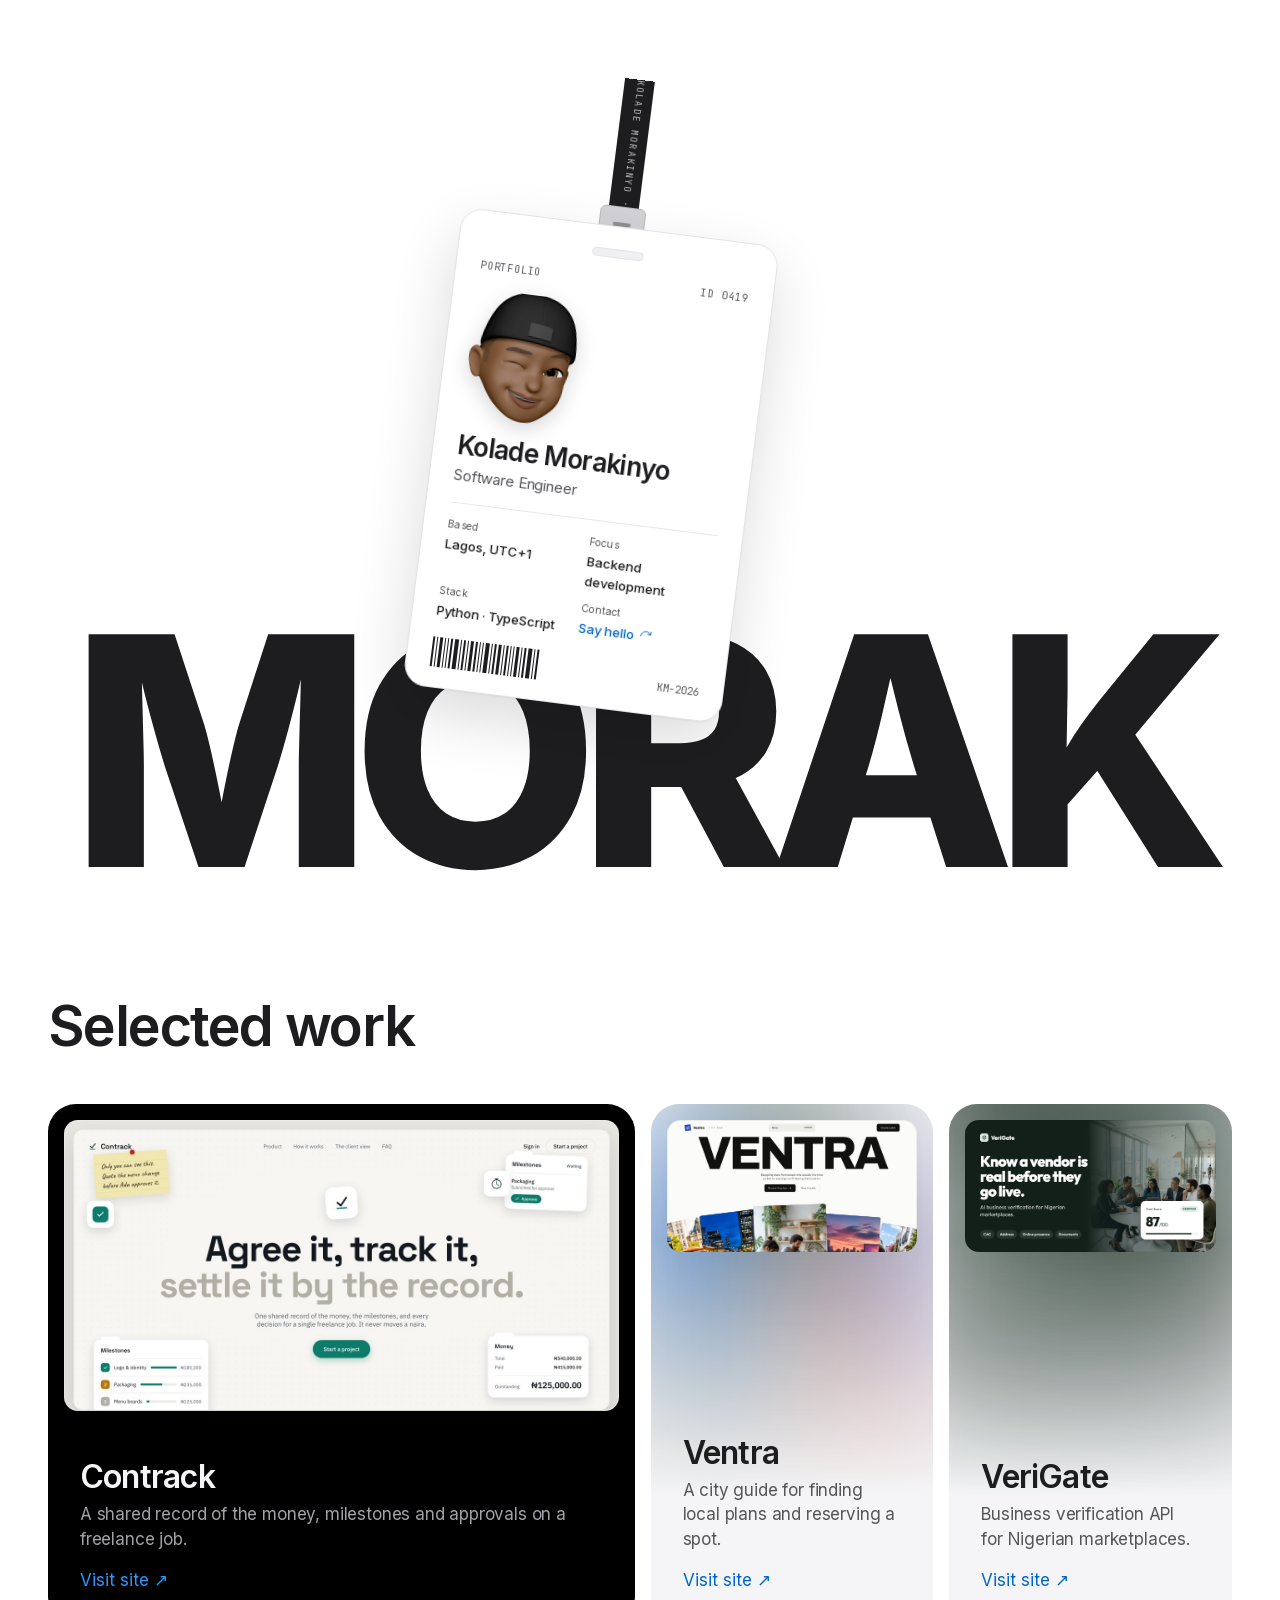
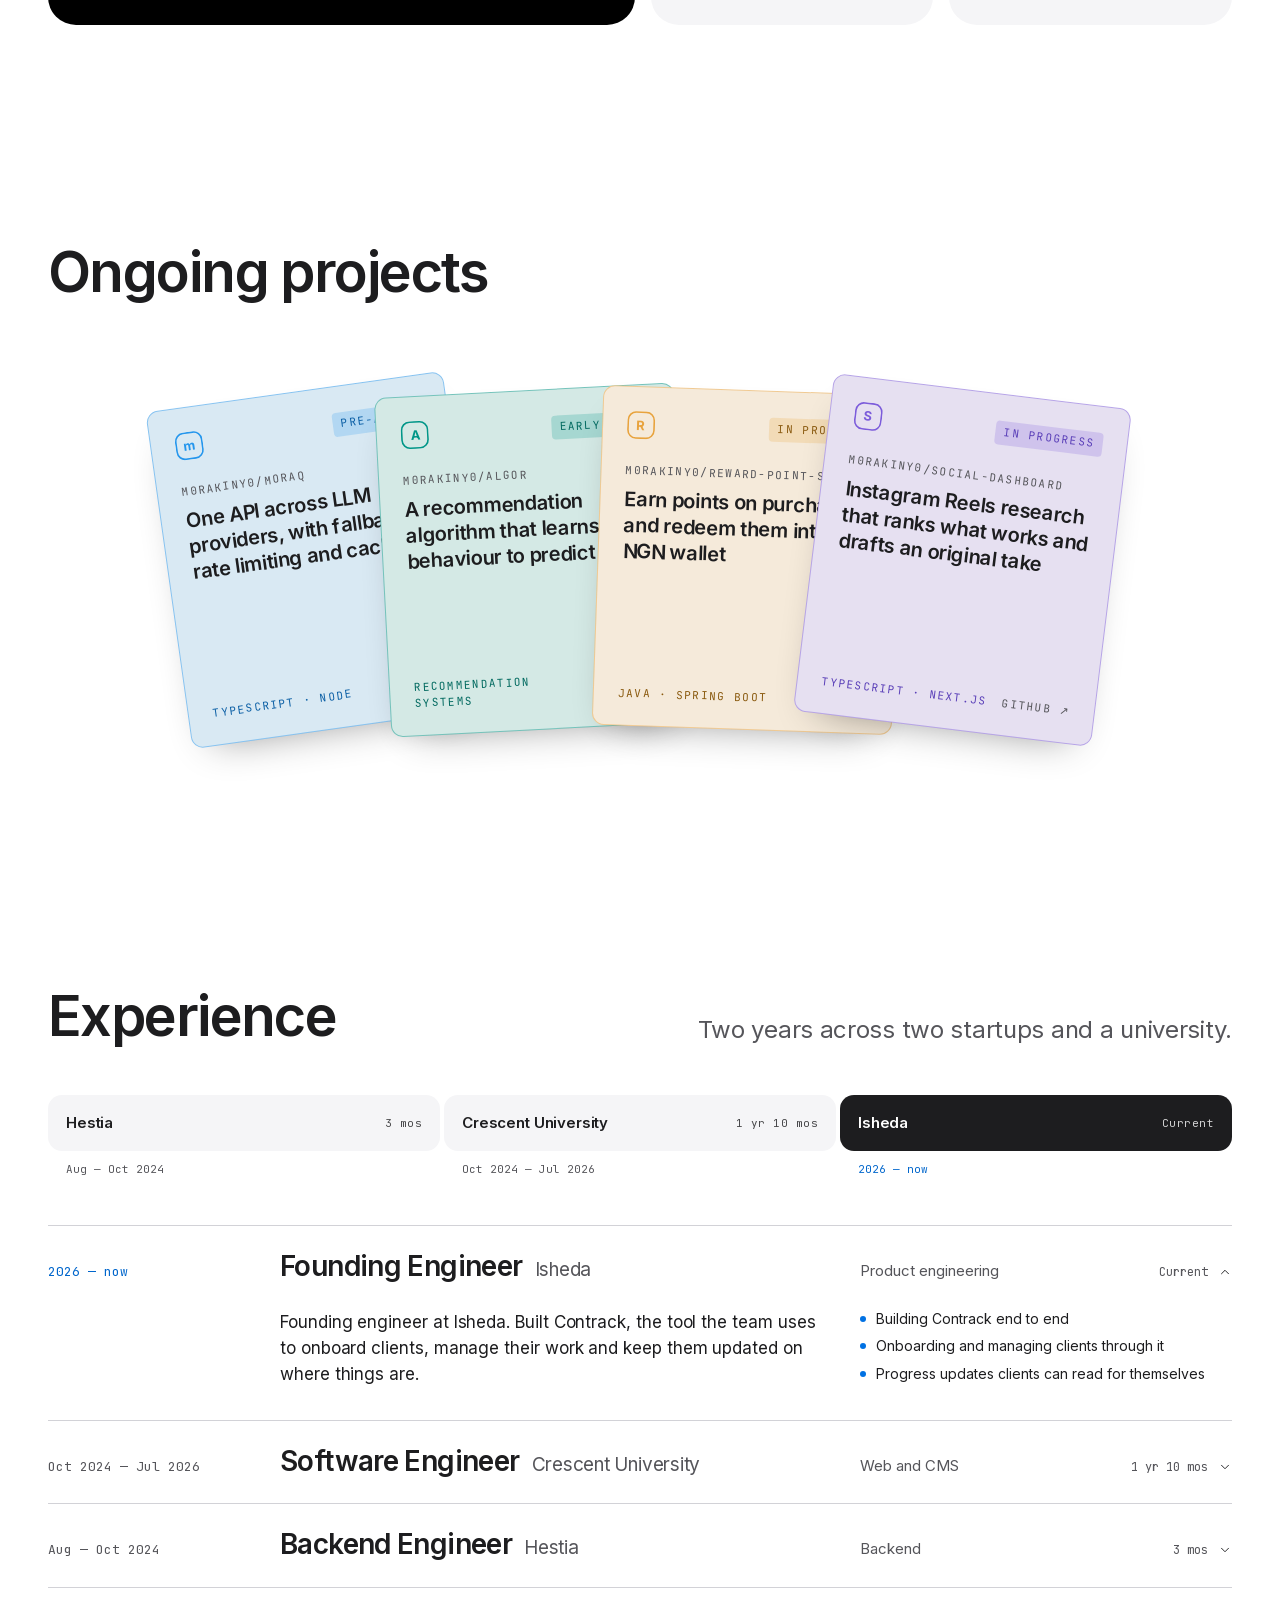
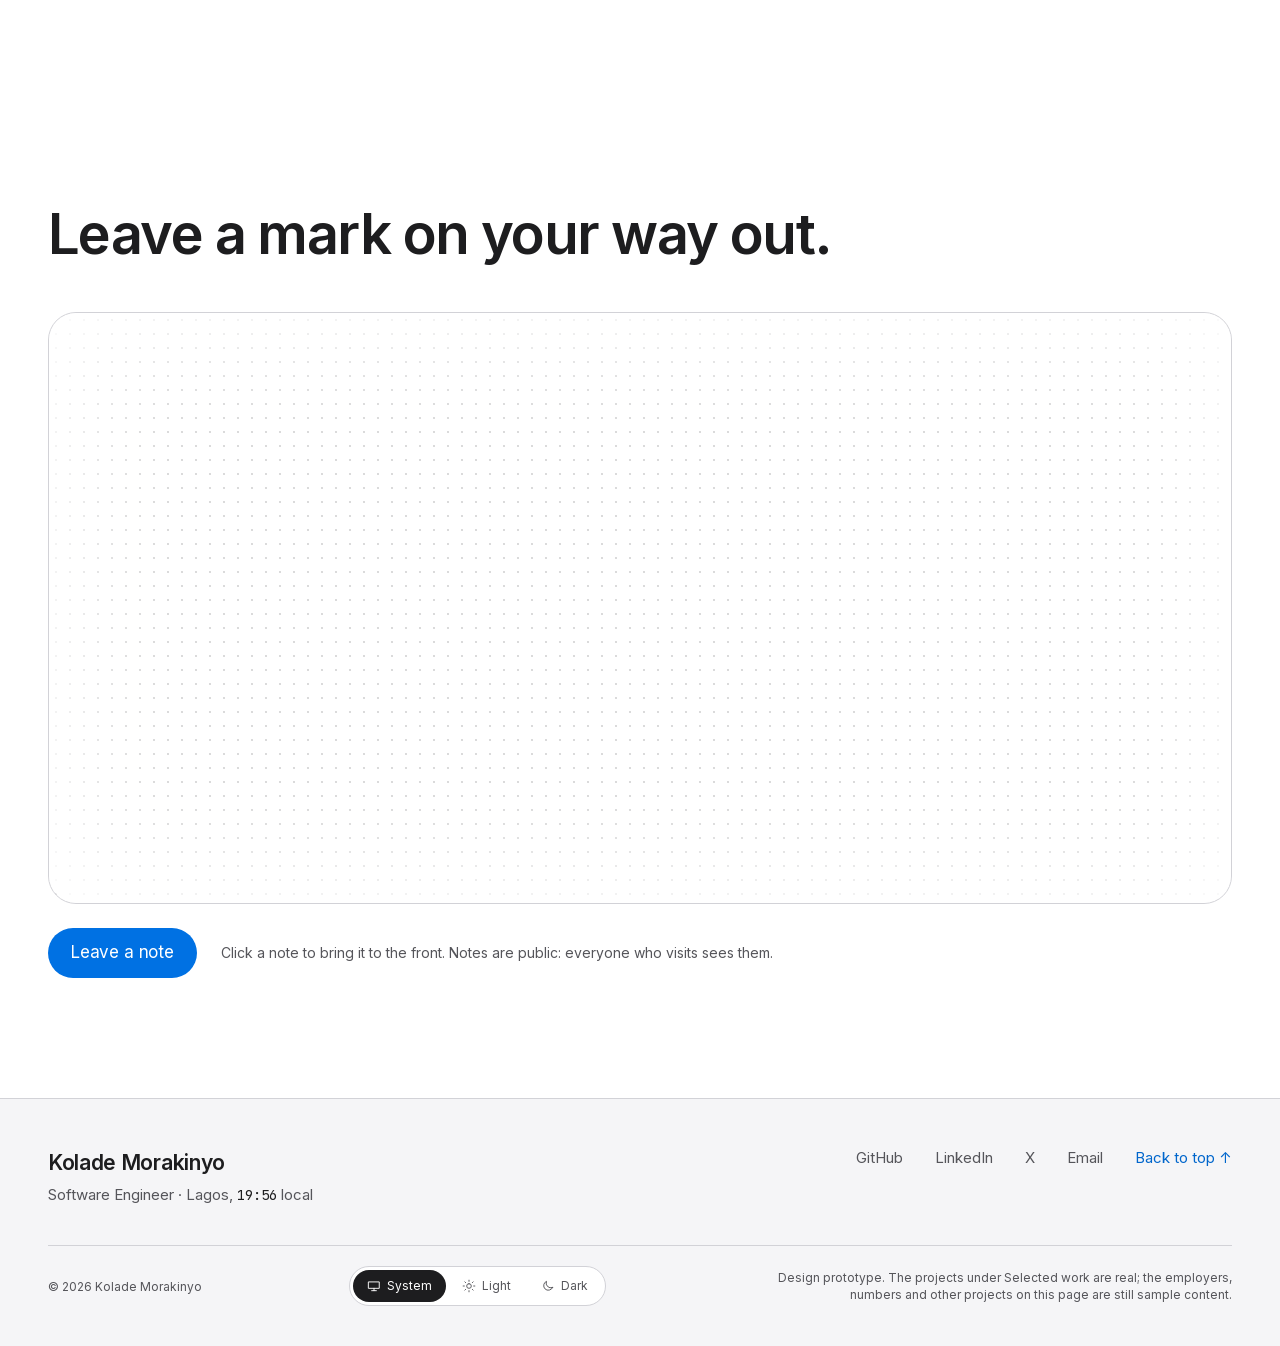
<file: index.html>
<!DOCTYPE html><html lang="en" class="inter_c3802f00-module__WxOB0q__variable jetbrains_mono_7a2528c8-module__Uqzr0G__variable antialiased"><head><meta charSet="utf-8"/><meta name="viewport" content="width=device-width, initial-scale=1"/><link rel="preload" href="/_next/static/media/70bc3e132a0a741e-s.p.3t6q91iet4nsy.woff2" as="font" crossorigin="" type="font/woff2"/><link rel="preload" href="/_next/static/media/83afe278b6a6bb3c-s.p.2bn3s6zvc0dyp.woff2" as="font" crossorigin="" type="font/woff2"/><link rel="preload" as="image" href="/badge-photo.webp"/><link rel="stylesheet" href="/_next/static/chunks/1vu7r1djw82tu.css" data-precedence="next"/><link rel="preload" as="script" fetchPriority="low" href="/_next/static/chunks/12aruqaur5huj.js"/><script src="/_next/static/chunks/08ti1km95vt_8.js" async=""></script><script src="/_next/static/chunks/4561u0v7ysn3r.js" async=""></script><script src="/_next/static/chunks/turbopack-11oxsdv9lh3ss.js" async=""></script><script src="/_next/static/chunks/3fntmmi971322.js" async="" crossorigin=""></script><script src="/_next/static/chunks/1a14bs0aoenlk.js" async="" crossorigin=""></script><script src="/_next/static/chunks/2r5vhihn2xx7d.js" async="" crossorigin=""></script><meta name="theme-color" content="#ffffff" media="(prefers-color-scheme: light)"/><meta name="theme-color" content="#111113" media="(prefers-color-scheme: dark)"/><title>Kolade Morakinyo — Software Engineer</title><meta name="description" content="Software engineer in Lagos building backend systems with Python and TypeScript. See selected work and get in touch."/><meta property="og:title" content="Kolade Morakinyo — Software Engineer"/><meta property="og:description" content="Software engineer in Lagos building backend systems with Python and TypeScript. See selected work and get in touch."/><meta property="og:image" content="https://morak.me/opengraph-image.png?opengraph-image.0bjltsgwmwt5p.png"/><meta property="og:image:type" content="image/png"/><meta property="og:image:width" content="1200"/><meta property="og:image:height" content="630"/><meta property="og:image:alt" content="Kolade Morakinyo&#x27;s ID badge hanging on its lanyard in front of the word MORAK"/><meta name="twitter:card" content="summary_large_image"/><meta name="twitter:title" content="Kolade Morakinyo — Software Engineer"/><meta name="twitter:description" content="Software engineer in Lagos building backend systems with Python and TypeScript. See selected work and get in touch."/><meta name="twitter:image" content="https://morak.me/twitter-image.png?twitter-image.0bjltsgwmwt5p.png"/><meta name="twitter:image:alt" content="Kolade Morakinyo&#x27;s ID badge hanging on its lanyard in front of the word MORAK"/><meta name="twitter:image:type" content="image/png"/><meta name="twitter:image:width" content="1200"/><meta name="twitter:image:height" content="630"/><link rel="icon" href="/favicon.ico?favicon.2vob68tjqpejf.ico" sizes="256x256" type="image/x-icon"/><meta name="next-size-adjust" content=""/><script>try{var t=localStorage.getItem("theme");if(t==="light"||t==="dark")document.documentElement.dataset.theme=t}catch(e){}</script><script src="/_next/static/chunks/0cz1d0mv5g_q7.js" noModule=""></script></head><body class="min-h-full"><div hidden=""><!--$--><!--/$--></div><div hidden=""><!--
  THESIS: A portfolio judged the way hardware is judged, one claim, one
  demonstration, then specifications. It refuses the engineer portfolio default
  of a card grid of repositories under a terminal green header.

  OWN-WORLD: Apple product marketing register, pinned by the brief. Black and
  #f5f5f7 grounds in alternating full bleed bands, #0071e3 the only colour that
  acts, hairline #d2d2d7 rules, 28px tiles, SF Pro Display scale to 96px at
  -0.035em tracking, 12px grey legal plate.

  STORY: this person builds infrastructure that survives failure, here is the
  failure survived on screen, here is everything it is made of, mail them.

  FIRST VIEWPORT: black; centred claim at display scale; standfirst; two chevron
  actions; the fleet figure bleeding off both edges in the lower third; the
  synthetic content notice in 12px at the base.

  FORM: pinned by the brief, so no direction roll was run. A user pinned
  direction beats the roll.

  FINISH: unreviewed and undocumented is unfinished; this build ends with the
  finish review, the verdict, and DESIGN.md.
--></div><main><section id="top" class="relative isolate h-[728px] overflow-hidden bg-paper md:h-[100svh] md:min-h-[760px]"><h1 class="sr-only">Kolade Morakinyo<!-- -->, <!-- -->Software Engineer</h1><p aria-hidden="true" class="hero-wordmark pointer-events-none absolute inset-x-0 bottom-[2vh] z-0 text-center select-none">MORAK</p><div class="absolute top-0 left-1/2 z-10 w-[320px] -translate-x-1/2"><div class="flex origin-[160px_0] flex-col items-center will-change-transform" style="transform:translateY(-780px) rotate(-3deg)"><div aria-hidden="true" class="badge-strap"><span>KOLADE MORAKINYO · KOLADE MORAKINYO · KOLADE MORAKINYO · </span></div><div aria-hidden="true" class="badge-clip"><span></span></div><article aria-label="Kolade Morakinyo&#x27;s ID card. Drag it to swing." class="badge-flip" data-flipped="false"><div class="badge-flipper"><div class="badge-card"><div class="flex justify-center"><span aria-hidden="true" class="badge-slot"></span></div><div class="flex items-center justify-between font-mono text-[10px] tracking-[0.08em] text-ink-soft"><span>PORTFOLIO</span><span>ID 0419</span></div><img alt="Kolade Morakinyo&#x27;s badge photo" draggable="false" width="106" height="128" decoding="async" data-nimg="1" class="h-32 w-[106px] shrink-0 self-start drop-shadow-[0_6px_10px_rgba(0,0,0,0.16)]" style="color:transparent" src="/badge-photo.webp"/><div class="flex flex-col gap-1"><h2 class="text-[26px] leading-[1.1] font-semibold tracking-[-0.025em]">Kolade Morakinyo</h2><p class="text-[15px] tracking-[-0.01em] text-ink-soft">Software Engineer</p></div><dl class="grid grid-cols-2 gap-x-4 gap-y-2.5 border-t border-[#e8e8ed] pt-3.5"><div><dt class="text-[10px] tracking-[0.04em] text-ink-soft">Based</dt><dd class="mt-[3px] text-[13px] font-medium">Lagos, UTC+1</dd></div><div><dt class="text-[10px] tracking-[0.04em] text-ink-soft">Focus</dt><dd class="mt-[3px] text-[13px] font-medium">Backend development</dd></div><div><dt class="text-[10px] tracking-[0.04em] text-ink-soft">Stack</dt><dd class="mt-[3px] text-[13px] font-medium">Python · TypeScript</dd></div><div><dt class="text-[10px] tracking-[0.04em] text-ink-soft">Contact</dt><dd class="mt-[3px] text-[13px] font-medium"><button type="button" class="-my-3 inline-flex cursor-pointer items-center gap-[5px] py-3 text-link hover:underline">Say hello<svg viewBox="0 0 24 24" width="13" height="13" fill="none" stroke="currentColor" stroke-width="1.6" stroke-linecap="round" stroke-linejoin="round" aria-hidden="true" focusable="false"><path d="M3 12a9 9 0 0 1 15.5-6.2L21 8"></path><path d="M21 3v5h-5"></path></svg></button></dd></div></dl><div class="mt-auto flex items-end justify-between"><div aria-hidden="true" class="flex h-[30px] items-stretch gap-[2px]"><span class="bg-ink" style="width:2px"></span><span class="bg-ink" style="width:1px"></span><span class="bg-ink" style="width:3px"></span><span class="bg-ink" style="width:1px"></span><span class="bg-ink" style="width:1px"></span><span class="bg-ink" style="width:2px"></span><span class="bg-ink" style="width:4px"></span><span class="bg-ink" style="width:1px"></span><span class="bg-ink" style="width:2px"></span><span class="bg-ink" style="width:1px"></span><span class="bg-ink" style="width:3px"></span><span class="bg-ink" style="width:2px"></span><span class="bg-ink" style="width:1px"></span><span class="bg-ink" style="width:1px"></span><span class="bg-ink" style="width:4px"></span><span class="bg-ink" style="width:1px"></span><span class="bg-ink" style="width:2px"></span><span class="bg-ink" style="width:3px"></span><span class="bg-ink" style="width:1px"></span><span class="bg-ink" style="width:2px"></span><span class="bg-ink" style="width:1px"></span><span class="bg-ink" style="width:1px"></span><span class="bg-ink" style="width:3px"></span><span class="bg-ink" style="width:1px"></span><span class="bg-ink" style="width:2px"></span><span class="bg-ink" style="width:4px"></span><span class="bg-ink" style="width:1px"></span><span class="bg-ink" style="width:2px"></span></div><span class="font-mono text-[10px] text-ink-soft">KM-2026</span></div></div><div class="badge-card badge-back" inert=""><div class="flex justify-center"><span aria-hidden="true" class="badge-slot"></span></div><div class="flex items-center justify-between font-mono text-[10px] tracking-[0.08em] text-ink-soft"><span>CONTACT</span><span>ID 0419</span></div><div class="flex flex-col gap-1"><h2 class="text-[26px] leading-[1.1] font-semibold tracking-[-0.025em]">Say hello</h2><p class="text-[15px] tracking-[-0.01em] text-ink-soft">Find me on any of these.</p></div><ul class="-mx-2.5 flex flex-col border-t border-[#e8e8ed] pt-1.5"><li><a href="https://github.com/M0RAKINY0" target="_blank" rel="noopener noreferrer" class="flex min-h-[50px] items-center gap-3 rounded-xl px-2.5 hover:bg-paper-alt"><svg viewBox="0 0 24 24" width="20" height="20" fill="none" stroke="currentColor" stroke-width="1.6" stroke-linecap="round" stroke-linejoin="round" aria-hidden="true" focusable="false"><path d="M15 22v-4a4.8 4.8 0 0 0-1-3.5c3 0 6-2 6-5.5.08-1.25-.27-2.48-1-3.5.28-1.15.28-2.35 0-3.5 0 0-1 0-3 1.5-2.64-.5-5.36-.5-8 0C6 2 5 2 5 2c-.3 1.15-.3 2.35 0 3.5A5.4 5.4 0 0 0 4 9c0 3.5 3 5.5 6 5.5-.39.49-.68 1.05-.85 1.65-.17.6-.22 1.23-.15 1.85v4"></path><path d="M9 18c-4.51 2-5-2-7-2"></path></svg><span class="flex min-w-0 flex-1 flex-col"><span class="text-[15px] font-medium">GitHub</span><span class="truncate font-mono text-[11px] text-ink-soft">M0RAKINY0</span></span><span aria-hidden="true" class="text-[15px] text-link">↗</span></a></li><li><a href="https://www.linkedin.com/in/abdul-lateef-kolade-471864286/" target="_blank" rel="noopener noreferrer" class="flex min-h-[50px] items-center gap-3 rounded-xl px-2.5 hover:bg-paper-alt"><svg viewBox="0 0 24 24" width="20" height="20" fill="none" stroke="currentColor" stroke-width="1.6" stroke-linecap="round" stroke-linejoin="round" aria-hidden="true" focusable="false"><path d="M16 8a6 6 0 0 1 6 6v7h-4v-7a2 2 0 0 0-4 0v7h-4v-7a6 6 0 0 1 6-6z"></path><rect width="4" height="12" x="2" y="9"></rect><circle cx="4" cy="4" r="2"></circle></svg><span class="flex min-w-0 flex-1 flex-col"><span class="text-[15px] font-medium">LinkedIn</span><span class="truncate font-mono text-[11px] text-ink-soft">Abdul-Lateef Kolade</span></span><span aria-hidden="true" class="text-[15px] text-link">↗</span></a></li><li><a href="https://x.com/moraqqx" target="_blank" rel="noopener noreferrer" class="flex min-h-[50px] items-center gap-3 rounded-xl px-2.5 hover:bg-paper-alt"><svg viewBox="0 0 24 24" width="20" height="20" fill="none" stroke="currentColor" stroke-width="1.6" stroke-linecap="round" stroke-linejoin="round" aria-hidden="true" focusable="false"><path d="M4 4l11.7 16H20L8.3 4z"></path><path d="M4 20l6.8-6.8M13.2 10.8 20 4"></path></svg><span class="flex min-w-0 flex-1 flex-col"><span class="text-[15px] font-medium">X</span><span class="truncate font-mono text-[11px] text-ink-soft">@moraqqx</span></span><span aria-hidden="true" class="text-[15px] text-link">↗</span></a></li><li><a href="mailto:morakinyokolade43@gmail.com" class="flex min-h-[50px] items-center gap-3 rounded-xl px-2.5 hover:bg-paper-alt"><svg viewBox="0 0 24 24" width="20" height="20" fill="none" stroke="currentColor" stroke-width="1.6" stroke-linecap="round" stroke-linejoin="round" aria-hidden="true" focusable="false"><rect x="3" y="5.4" width="18" height="13.2" rx="3"></rect><path d="m4.6 8 6.3 4.4a2 2 0 0 0 2.2 0L19.4 8"></path></svg><span class="flex min-w-0 flex-1 flex-col"><span class="text-[15px] font-medium">Email</span><span class="truncate font-mono text-[11px] text-ink-soft">morakinyokolade43@gmail.com</span></span><span aria-hidden="true" class="text-[15px] text-link">→</span></a></li></ul><div class="mt-auto flex items-center justify-between"><button type="button" class="-my-2 inline-flex min-h-11 cursor-pointer items-center gap-1.5 text-[13px] font-medium text-link hover:underline"><svg viewBox="0 0 24 24" width="13" height="13" fill="none" stroke="currentColor" stroke-width="1.6" stroke-linecap="round" stroke-linejoin="round" aria-hidden="true" focusable="false"><path d="M21 12a9 9 0 0 1-15.5 6.2L3 16"></path><path d="M3 21v-5h5"></path></svg>Flip back</button><span class="font-mono text-[10px] text-ink-soft">KM-2026</span></div></div></div></article></div></div></section><section id="work" class="section"><div class="section-head" data-reveal="true"><h2 class="t-title">Selected work</h2></div><div data-reveal="true" data-reveal-delay="70"><div class="work-row" style="--work-cols:83fr 40fr 40fr"><article class="work-card" data-open="true"><div aria-hidden="true" class="work-glow"><div style="background:radial-gradient(65% 32% at 50% 48%, rgb(14 124 107 / 0.7), transparent)"></div></div><div class="work-shot"><img alt="The Contrack landing page" loading="lazy" width="1200" height="630" decoding="async" data-nimg="1" style="color:transparent" src="/work/contrack-og.jpg"/></div><div aria-hidden="true" class="work-gap"></div><div class="flex flex-col gap-2"><h3 class="work-name">Contrack</h3><p class="work-claim">A shared record of the money, milestones and approvals on a freelance job.</p><div class="pt-2 text-[17px]"><a href="https://contrack-theta.vercel.app/" target="_blank" rel="noopener noreferrer" class="work-link">Visit site ↗</a></div></div></article><article class="work-card" data-open="false"><div aria-hidden="true" class="work-glow"><div style="background:url(/work/ventra-glow.jpg) center / 100% 100% no-repeat"></div></div><div class="work-shot"><img alt="The Ventra landing page" loading="lazy" width="1200" height="630" decoding="async" data-nimg="1" style="color:transparent" src="/work/ventra-og.jpg"/></div><div aria-hidden="true" class="work-gap"></div><div class="flex flex-col gap-2"><h3 class="work-name">Ventra</h3><p class="work-claim">A city guide for finding local plans and reserving a spot.</p><div class="pt-2 text-[17px]"><a href="https://ventra-frontend-kappa.vercel.app/" target="_blank" rel="noopener noreferrer" class="work-link">Visit site ↗</a></div></div></article><article class="work-card" data-open="false"><div aria-hidden="true" class="work-glow"><div style="background:url(/work/verigate-og.jpg) center bottom / cover no-repeat"></div></div><div class="work-shot"><img alt="The VeriGate landing page" loading="lazy" width="1200" height="630" decoding="async" data-nimg="1" style="color:transparent" src="/work/verigate-og.jpg"/></div><div aria-hidden="true" class="work-gap"></div><div class="flex flex-col gap-2"><h3 class="work-name">VeriGate</h3><p class="work-claim">Business verification API for Nigerian marketplaces.</p><div class="pt-2 text-[17px]"><a href="https://verigate-roan.vercel.app/" target="_blank" rel="noopener noreferrer" class="work-link">Visit site ↗</a></div></div></article></div></div></section><section id="ongoing" class="section"><div class="section-head" data-reveal="true"><h2 class="t-title">Ongoing projects</h2></div><div class="relative hidden h-[420px] items-center justify-center md:flex" data-reveal="true" data-reveal-delay="70"><div class="absolute h-[340px] w-[300px] transition-transform duration-300 ease-out motion-reduce:transition-none" style="transform:translateX(-322.5px) translateY(0px) rotate(-8deg);z-index:0"><a href="https://github.com/M0RAKINY0/moraq" target="_blank" rel="noopener noreferrer" aria-label="moraq on GitHub: One API across LLM providers, with fallbacks, rate limiting and caching. Pre-alpha." class="flex h-full w-full flex-col rounded-xl border p-6 shadow-[0_18px_40px_-24px_rgba(0,0,0,0.45)]" style="background-color:color-mix(in srgb, #2496ED 14%, light-dark(#f7f6f4, #1a1a1d));border-color:color-mix(in srgb, #2496ED 45%, transparent)"><div class="flex items-center justify-between"><svg width="28" height="28" viewBox="0 0 28 28" fill="none" aria-hidden="true"><rect x="1" y="1" width="26" height="26" rx="8" stroke="#2496ED" stroke-width="1.6"></rect><text x="14" y="18.5" text-anchor="middle" fill="#2496ED" font-size="13" font-weight="700">m</text></svg><span class="mono-label rounded-[4px] px-2 py-1" style="color:light-dark(#0b5fa5, #6cb8f5);background-color:color-mix(in srgb, #2496ED 22%, transparent)">Pre-alpha</span></div><p class="mono-label mt-6 text-ink-soft">M0RAKINY0/moraq</p><h3 class="mt-2 text-xl leading-[1.3] font-semibold tracking-[-0.015em]">One API across LLM providers, with fallbacks, rate limiting and caching</h3><p class="mono-label mt-auto flex justify-between gap-3 pt-6 text-ink-soft"><span style="color:light-dark(#0b5fa5, #6cb8f5)">TypeScript · Node</span><span>GitHub ↗</span></p></a></div><div class="absolute h-[340px] w-[300px] transition-transform duration-300 ease-out motion-reduce:transition-none" style="transform:translateX(-107.5px) translateY(0px) rotate(-3deg);z-index:1"><a href="https://github.com/M0RAKINY0/algor" target="_blank" rel="noopener noreferrer" aria-label="Algor on GitHub: A recommendation algorithm that learns from behaviour to predict taste. Early days." class="flex h-full w-full flex-col rounded-xl border p-6 shadow-[0_18px_40px_-24px_rgba(0,0,0,0.45)]" style="background-color:color-mix(in srgb, #009688 14%, light-dark(#f7f6f4, #1a1a1d));border-color:color-mix(in srgb, #009688 45%, transparent)"><div class="flex items-center justify-between"><svg width="28" height="28" viewBox="0 0 28 28" fill="none" aria-hidden="true"><rect x="1" y="1" width="26" height="26" rx="8" stroke="#009688" stroke-width="1.6"></rect><text x="14" y="18.5" text-anchor="middle" fill="#009688" font-size="13" font-weight="700">A</text></svg><span class="mono-label rounded-[4px] px-2 py-1" style="color:light-dark(#00695f, #4dc2b5);background-color:color-mix(in srgb, #009688 22%, transparent)">Early days</span></div><p class="mono-label mt-6 text-ink-soft">M0RAKINY0/algor</p><h3 class="mt-2 text-xl leading-[1.3] font-semibold tracking-[-0.015em]">A recommendation algorithm that learns from behaviour to predict taste</h3><p class="mono-label mt-auto flex justify-between gap-3 pt-6 text-ink-soft"><span style="color:light-dark(#00695f, #4dc2b5)">Recommendation systems</span><span>GitHub ↗</span></p></a></div><div class="absolute h-[340px] w-[300px] transition-transform duration-300 ease-out motion-reduce:transition-none" style="transform:translateX(107.5px) translateY(0px) rotate(2deg);z-index:2"><a href="https://github.com/M0RAKINY0/reward-point-system" target="_blank" rel="noopener noreferrer" aria-label="Reward Point System on GitHub: Earn points on purchases and redeem them into an NGN wallet. In progress." class="flex h-full w-full flex-col rounded-xl border p-6 shadow-[0_18px_40px_-24px_rgba(0,0,0,0.45)]" style="background-color:color-mix(in srgb, #E8A33D 14%, light-dark(#f7f6f4, #1a1a1d));border-color:color-mix(in srgb, #E8A33D 45%, transparent)"><div class="flex items-center justify-between"><svg width="28" height="28" viewBox="0 0 28 28" fill="none" aria-hidden="true"><rect x="1" y="1" width="26" height="26" rx="8" stroke="#E8A33D" stroke-width="1.6"></rect><text x="14" y="18.5" text-anchor="middle" fill="#E8A33D" font-size="13" font-weight="700">R</text></svg><span class="mono-label rounded-[4px] px-2 py-1" style="color:light-dark(#8a5a0f, #f0bd6a);background-color:color-mix(in srgb, #E8A33D 22%, transparent)">In progress</span></div><p class="mono-label mt-6 text-ink-soft">M0RAKINY0/reward-point-system</p><h3 class="mt-2 text-xl leading-[1.3] font-semibold tracking-[-0.015em]">Earn points on purchases and redeem them into an NGN wallet</h3><p class="mono-label mt-auto flex justify-between gap-3 pt-6 text-ink-soft"><span style="color:light-dark(#8a5a0f, #f0bd6a)">Java · Spring Boot</span><span>GitHub ↗</span></p></a></div><div class="absolute h-[340px] w-[300px] transition-transform duration-300 ease-out motion-reduce:transition-none" style="transform:translateX(322.5px) translateY(0px) rotate(7deg);z-index:3"><a href="https://github.com/M0RAKINY0/Social-dashboard" target="_blank" rel="noopener noreferrer" aria-label="Social Dashboard on GitHub: Instagram Reels research that ranks what works and drafts an original take. In progress." class="flex h-full w-full flex-col rounded-xl border p-6 shadow-[0_18px_40px_-24px_rgba(0,0,0,0.45)]" style="background-color:color-mix(in srgb, #7C5CDB 14%, light-dark(#f7f6f4, #1a1a1d));border-color:color-mix(in srgb, #7C5CDB 45%, transparent)"><div class="flex items-center justify-between"><svg width="28" height="28" viewBox="0 0 28 28" fill="none" aria-hidden="true"><rect x="1" y="1" width="26" height="26" rx="8" stroke="#7C5CDB" stroke-width="1.6"></rect><text x="14" y="18.5" text-anchor="middle" fill="#7C5CDB" font-size="13" font-weight="700">S</text></svg><span class="mono-label rounded-[4px] px-2 py-1" style="color:light-dark(#5a3fb8, #a994ec);background-color:color-mix(in srgb, #7C5CDB 22%, transparent)">In progress</span></div><p class="mono-label mt-6 text-ink-soft">M0RAKINY0/Social-dashboard</p><h3 class="mt-2 text-xl leading-[1.3] font-semibold tracking-[-0.015em]">Instagram Reels research that ranks what works and drafts an original take</h3><p class="mono-label mt-auto flex justify-between gap-3 pt-6 text-ink-soft"><span style="color:light-dark(#5a3fb8, #a994ec)">TypeScript · Next.js</span><span>GitHub ↗</span></p></a></div></div><div class="-mx-6 flex snap-x snap-mandatory gap-4 overflow-x-auto overscroll-x-contain px-6 pb-4 [scrollbar-width:none] md:hidden"><div class="h-[340px] w-[80vw] max-w-[312px] shrink-0 snap-center"><a href="https://github.com/M0RAKINY0/moraq" target="_blank" rel="noopener noreferrer" aria-label="moraq on GitHub: One API across LLM providers, with fallbacks, rate limiting and caching. Pre-alpha." class="flex h-full w-full flex-col rounded-xl border p-6 shadow-[0_18px_40px_-24px_rgba(0,0,0,0.45)]" style="background-color:color-mix(in srgb, #2496ED 14%, light-dark(#f7f6f4, #1a1a1d));border-color:color-mix(in srgb, #2496ED 45%, transparent)"><div class="flex items-center justify-between"><svg width="28" height="28" viewBox="0 0 28 28" fill="none" aria-hidden="true"><rect x="1" y="1" width="26" height="26" rx="8" stroke="#2496ED" stroke-width="1.6"></rect><text x="14" y="18.5" text-anchor="middle" fill="#2496ED" font-size="13" font-weight="700">m</text></svg><span class="mono-label rounded-[4px] px-2 py-1" style="color:light-dark(#0b5fa5, #6cb8f5);background-color:color-mix(in srgb, #2496ED 22%, transparent)">Pre-alpha</span></div><p class="mono-label mt-6 text-ink-soft">M0RAKINY0/moraq</p><h3 class="mt-2 text-xl leading-[1.3] font-semibold tracking-[-0.015em]">One API across LLM providers, with fallbacks, rate limiting and caching</h3><p class="mono-label mt-auto flex justify-between gap-3 pt-6 text-ink-soft"><span style="color:light-dark(#0b5fa5, #6cb8f5)">TypeScript · Node</span><span>GitHub ↗</span></p></a></div><div class="h-[340px] w-[80vw] max-w-[312px] shrink-0 snap-center"><a href="https://github.com/M0RAKINY0/algor" target="_blank" rel="noopener noreferrer" aria-label="Algor on GitHub: A recommendation algorithm that learns from behaviour to predict taste. Early days." class="flex h-full w-full flex-col rounded-xl border p-6 shadow-[0_18px_40px_-24px_rgba(0,0,0,0.45)]" style="background-color:color-mix(in srgb, #009688 14%, light-dark(#f7f6f4, #1a1a1d));border-color:color-mix(in srgb, #009688 45%, transparent)"><div class="flex items-center justify-between"><svg width="28" height="28" viewBox="0 0 28 28" fill="none" aria-hidden="true"><rect x="1" y="1" width="26" height="26" rx="8" stroke="#009688" stroke-width="1.6"></rect><text x="14" y="18.5" text-anchor="middle" fill="#009688" font-size="13" font-weight="700">A</text></svg><span class="mono-label rounded-[4px] px-2 py-1" style="color:light-dark(#00695f, #4dc2b5);background-color:color-mix(in srgb, #009688 22%, transparent)">Early days</span></div><p class="mono-label mt-6 text-ink-soft">M0RAKINY0/algor</p><h3 class="mt-2 text-xl leading-[1.3] font-semibold tracking-[-0.015em]">A recommendation algorithm that learns from behaviour to predict taste</h3><p class="mono-label mt-auto flex justify-between gap-3 pt-6 text-ink-soft"><span style="color:light-dark(#00695f, #4dc2b5)">Recommendation systems</span><span>GitHub ↗</span></p></a></div><div class="h-[340px] w-[80vw] max-w-[312px] shrink-0 snap-center"><a href="https://github.com/M0RAKINY0/reward-point-system" target="_blank" rel="noopener noreferrer" aria-label="Reward Point System on GitHub: Earn points on purchases and redeem them into an NGN wallet. In progress." class="flex h-full w-full flex-col rounded-xl border p-6 shadow-[0_18px_40px_-24px_rgba(0,0,0,0.45)]" style="background-color:color-mix(in srgb, #E8A33D 14%, light-dark(#f7f6f4, #1a1a1d));border-color:color-mix(in srgb, #E8A33D 45%, transparent)"><div class="flex items-center justify-between"><svg width="28" height="28" viewBox="0 0 28 28" fill="none" aria-hidden="true"><rect x="1" y="1" width="26" height="26" rx="8" stroke="#E8A33D" stroke-width="1.6"></rect><text x="14" y="18.5" text-anchor="middle" fill="#E8A33D" font-size="13" font-weight="700">R</text></svg><span class="mono-label rounded-[4px] px-2 py-1" style="color:light-dark(#8a5a0f, #f0bd6a);background-color:color-mix(in srgb, #E8A33D 22%, transparent)">In progress</span></div><p class="mono-label mt-6 text-ink-soft">M0RAKINY0/reward-point-system</p><h3 class="mt-2 text-xl leading-[1.3] font-semibold tracking-[-0.015em]">Earn points on purchases and redeem them into an NGN wallet</h3><p class="mono-label mt-auto flex justify-between gap-3 pt-6 text-ink-soft"><span style="color:light-dark(#8a5a0f, #f0bd6a)">Java · Spring Boot</span><span>GitHub ↗</span></p></a></div><div class="h-[340px] w-[80vw] max-w-[312px] shrink-0 snap-center"><a href="https://github.com/M0RAKINY0/Social-dashboard" target="_blank" rel="noopener noreferrer" aria-label="Social Dashboard on GitHub: Instagram Reels research that ranks what works and drafts an original take. In progress." class="flex h-full w-full flex-col rounded-xl border p-6 shadow-[0_18px_40px_-24px_rgba(0,0,0,0.45)]" style="background-color:color-mix(in srgb, #7C5CDB 14%, light-dark(#f7f6f4, #1a1a1d));border-color:color-mix(in srgb, #7C5CDB 45%, transparent)"><div class="flex items-center justify-between"><svg width="28" height="28" viewBox="0 0 28 28" fill="none" aria-hidden="true"><rect x="1" y="1" width="26" height="26" rx="8" stroke="#7C5CDB" stroke-width="1.6"></rect><text x="14" y="18.5" text-anchor="middle" fill="#7C5CDB" font-size="13" font-weight="700">S</text></svg><span class="mono-label rounded-[4px] px-2 py-1" style="color:light-dark(#5a3fb8, #a994ec);background-color:color-mix(in srgb, #7C5CDB 22%, transparent)">In progress</span></div><p class="mono-label mt-6 text-ink-soft">M0RAKINY0/Social-dashboard</p><h3 class="mt-2 text-xl leading-[1.3] font-semibold tracking-[-0.015em]">Instagram Reels research that ranks what works and drafts an original take</h3><p class="mono-label mt-auto flex justify-between gap-3 pt-6 text-ink-soft"><span style="color:light-dark(#5a3fb8, #a994ec)">TypeScript · Next.js</span><span>GitHub ↗</span></p></a></div></div></section><section id="experience" class="section"><div class="section-head" data-reveal="true"><h2 class="t-title">Experience</h2><p class="t-lead text-ink-soft">Two years across two startups and a university.</p></div><div class="flex flex-col gap-2.5" data-reveal="true" data-reveal-delay="70"><div class="flex h-11 gap-[3px] md:h-14 md:gap-1"><button type="button" aria-label="Backend Engineer, Hestia, Aug — Oct 2024" aria-controls="_R_95flb_-2" class="timeline-seg" data-on="false" style="flex:1 1 0"><span class="truncate text-[15px] font-semibold tracking-[-0.01em] max-md:hidden">Hestia</span><span class="font-mono text-[11px] tracking-[0.04em] whitespace-nowrap opacity-80">3 mos</span></button><button type="button" aria-label="Software Engineer, Crescent University, Oct 2024 — Jul 2026" aria-controls="_R_95flb_-1" class="timeline-seg" data-on="false" style="flex:1 1 0"><span class="truncate text-[15px] font-semibold tracking-[-0.01em] max-md:hidden">Crescent University</span><span class="font-mono text-[11px] tracking-[0.04em] whitespace-nowrap opacity-80">1 yr 10 mos</span></button><button type="button" aria-label="Founding Engineer, Isheda, 2026 — now" aria-controls="_R_95flb_-0" class="timeline-seg" data-on="true" style="flex:1 1 0"><span class="truncate text-[15px] font-semibold tracking-[-0.01em] max-md:hidden">Isheda</span><span class="font-mono text-[11px] tracking-[0.04em] whitespace-nowrap opacity-80">Current</span></button></div><div aria-hidden="true" class="flex gap-[3px] font-mono text-[11px] text-ink-soft md:gap-1"><span class="flex-1 truncate md:px-[18px] "><span class="max-md:hidden">Aug — Oct 2024</span><span class="md:hidden">2024</span></span><span class="flex-1 truncate md:px-[18px] "><span class="max-md:hidden">Oct 2024 — Jul 2026</span><span class="md:hidden">2024 — 2026</span></span><span class="flex-1 truncate md:px-[18px] text-link"><span class="max-md:hidden">2026 — now</span><span class="md:hidden">2026 — now</span></span></div></div><ul class="border-t border-hairline" data-reveal="true" data-reveal-delay="140"><li class="border-b border-hairline"><button type="button" aria-expanded="true" aria-controls="_R_95flb_-0" class="xp-row group"><span class="font-mono text-xs md:text-[13px] text-link">2026 — now<span class="md:hidden"> · <!-- -->Current</span></span><span class="flex min-w-0 flex-col gap-1 md:flex-row md:items-baseline md:gap-3"><span class="text-[22px] leading-[1.15] font-semibold tracking-[-0.022em] transition-colors group-hover:text-link md:text-[28px]">Founding Engineer</span><span class="text-base tracking-[-0.012em] text-ink-soft md:text-[19px]">Isheda<span class="md:hidden"> · <!-- -->Product engineering</span></span></span><span class="text-[15px] text-ink-soft max-md:hidden">Product engineering</span><span class="flex items-center gap-2.5 justify-self-end font-mono text-xs text-ink-soft"><span class="whitespace-nowrap max-md:hidden">Current</span><svg width="14" height="14" viewBox="0 0 24 24" fill="none" aria-hidden="true" class="text-ink transition-transform duration-300 motion-reduce:transition-none rotate-180"><path d="M6 9l6 6 6-6" stroke="currentColor" stroke-width="1.6" stroke-linecap="round" stroke-linejoin="round"></path></svg></span></button><div id="_R_95flb_-0" class="xp-panel"><span aria-hidden="true" class="max-md:hidden"></span><p class="t-body text-ink">Founding engineer at Isheda. Built Contrack, the tool the team uses to onboard clients, manage their work and keep them updated on where things are.</p><ul class="flex flex-col gap-2 md:col-span-2"><li class="flex items-baseline gap-2.5 text-sm leading-[1.4]"><span aria-hidden="true" class="size-1.5 shrink-0 -translate-y-0.5 rounded-full bg-action"></span>Building Contrack end to end</li><li class="flex items-baseline gap-2.5 text-sm leading-[1.4]"><span aria-hidden="true" class="size-1.5 shrink-0 -translate-y-0.5 rounded-full bg-action"></span>Onboarding and managing clients through it</li><li class="flex items-baseline gap-2.5 text-sm leading-[1.4]"><span aria-hidden="true" class="size-1.5 shrink-0 -translate-y-0.5 rounded-full bg-action"></span>Progress updates clients can read for themselves</li></ul></div></li><li class="border-b border-hairline"><button type="button" aria-expanded="false" aria-controls="_R_95flb_-1" class="xp-row group"><span class="font-mono text-xs md:text-[13px] text-ink-soft">Oct 2024 — Jul 2026<span class="md:hidden"> · <!-- -->1 yr 10 mos</span></span><span class="flex min-w-0 flex-col gap-1 md:flex-row md:items-baseline md:gap-3"><span class="text-[22px] leading-[1.15] font-semibold tracking-[-0.022em] transition-colors group-hover:text-link md:text-[28px]">Software Engineer</span><span class="text-base tracking-[-0.012em] text-ink-soft md:text-[19px]">Crescent University<span class="md:hidden"> · <!-- -->Web and CMS</span></span></span><span class="text-[15px] text-ink-soft max-md:hidden">Web and CMS</span><span class="flex items-center gap-2.5 justify-self-end font-mono text-xs text-ink-soft"><span class="whitespace-nowrap max-md:hidden">1 yr 10 mos</span><svg width="14" height="14" viewBox="0 0 24 24" fill="none" aria-hidden="true" class="text-ink transition-transform duration-300 motion-reduce:transition-none "><path d="M6 9l6 6 6-6" stroke="currentColor" stroke-width="1.6" stroke-linecap="round" stroke-linejoin="round"></path></svg></span></button><div id="_R_95flb_-1" hidden="" class="xp-panel"><span aria-hidden="true" class="max-md:hidden"></span><p class="t-body text-ink">Part of the university&#x27;s web development team. Owned the custom CMS behind the university website: built it, ran it and was in charge of it until July 2026.</p><ul class="flex flex-col gap-2 md:col-span-2"><li class="flex items-baseline gap-2.5 text-sm leading-[1.4]"><span aria-hidden="true" class="size-1.5 shrink-0 -translate-y-0.5 rounded-full bg-action"></span>Owning the custom CMS end to end</li><li class="flex items-baseline gap-2.5 text-sm leading-[1.4]"><span aria-hidden="true" class="size-1.5 shrink-0 -translate-y-0.5 rounded-full bg-action"></span>In charge of the website&#x27;s content through it</li><li class="flex items-baseline gap-2.5 text-sm leading-[1.4]"><span aria-hidden="true" class="size-1.5 shrink-0 -translate-y-0.5 rounded-full bg-action"></span>Working within the web development team</li></ul></div></li><li class="border-b border-hairline"><button type="button" aria-expanded="false" aria-controls="_R_95flb_-2" class="xp-row group"><span class="font-mono text-xs md:text-[13px] text-ink-soft">Aug — Oct 2024<span class="md:hidden"> · <!-- -->3 mos</span></span><span class="flex min-w-0 flex-col gap-1 md:flex-row md:items-baseline md:gap-3"><span class="text-[22px] leading-[1.15] font-semibold tracking-[-0.022em] transition-colors group-hover:text-link md:text-[28px]">Backend Engineer</span><span class="text-base tracking-[-0.012em] text-ink-soft md:text-[19px]">Hestia<span class="md:hidden"> · <!-- -->Backend</span></span></span><span class="text-[15px] text-ink-soft max-md:hidden">Backend</span><span class="flex items-center gap-2.5 justify-self-end font-mono text-xs text-ink-soft"><span class="whitespace-nowrap max-md:hidden">3 mos</span><svg width="14" height="14" viewBox="0 0 24 24" fill="none" aria-hidden="true" class="text-ink transition-transform duration-300 motion-reduce:transition-none "><path d="M6 9l6 6 6-6" stroke="currentColor" stroke-width="1.6" stroke-linecap="round" stroke-linejoin="round"></path></svg></span></button><div id="_R_95flb_-2" hidden="" class="xp-panel"><span aria-hidden="true" class="max-md:hidden"></span><p class="t-body text-ink">Backend team at an early-stage estate management platform. Shipped tenant features and owned the payments behind the app&#x27;s subscriptions.</p><ul class="flex flex-col gap-2 md:col-span-2"><li class="flex items-baseline gap-2.5 text-sm leading-[1.4]"><span aria-hidden="true" class="size-1.5 shrink-0 -translate-y-0.5 rounded-full bg-action"></span>Ping my neighbour: tenants can ping the people next door</li><li class="flex items-baseline gap-2.5 text-sm leading-[1.4]"><span aria-hidden="true" class="size-1.5 shrink-0 -translate-y-0.5 rounded-full bg-action"></span>Lost but found: post an item found around the estate and get it back to its owner</li><li class="flex items-baseline gap-2.5 text-sm leading-[1.4]"><span aria-hidden="true" class="size-1.5 shrink-0 -translate-y-0.5 rounded-full bg-action"></span>The subscription payment integration, built and managed</li></ul></div></li></ul></section><section id="guestbook" class="section"><div class="section-head" data-reveal="true"><h2 class="t-title max-w-[16ch] md:max-w-none">Leave a mark on your way out.</h2></div><div class="flex flex-col gap-5 md:gap-6" data-reveal="true" data-reveal-delay="70"><div class="guest-board"><div aria-hidden="true" class="guest-fade"></div></div><div class="flex flex-col items-start gap-3 md:flex-row md:items-center md:gap-6"><button type="button" class="pill">Leave a note</button><p aria-live="polite" class="text-sm leading-[1.45] text-ink-soft">Click a note to bring it to the front. Notes are public: everyone who visits sees them.</p></div></div></section></main><footer class="border-t border-hairline bg-paper-alt"><div class="mx-auto flex max-w-[1440px] flex-col gap-6 px-6 pt-10 pb-8 md:gap-10 md:px-12 md:pt-12 md:pb-10"><div class="flex flex-col gap-6 md:flex-row md:items-start md:justify-between"><div class="flex flex-col gap-1.5"><p class="text-[19px] font-semibold tracking-[-0.015em] md:text-[21px]">Kolade Morakinyo</p><p class="text-sm text-ink-soft md:text-[15px]">Software Engineer<!-- --> · <!-- -->Lagos<!-- -->, <time class="font-mono text-[13px] text-ink md:text-sm">--:--</time> local</p></div><nav aria-label="Elsewhere"><ul class="grid grid-cols-2 gap-x-4 text-[15px] md:flex md:gap-8"><li><a href="https://github.com/M0RAKINY0" rel="me noopener noreferrer" target="_blank" class="inline-block py-3 text-ink-soft transition-colors hover:text-ink md:py-0">GitHub</a></li><li><a href="https://www.linkedin.com/in/abdul-lateef-kolade-471864286/" rel="me noopener noreferrer" target="_blank" class="inline-block py-3 text-ink-soft transition-colors hover:text-ink md:py-0">LinkedIn</a></li><li><a href="https://x.com/moraqqx" rel="me noopener noreferrer" target="_blank" class="inline-block py-3 text-ink-soft transition-colors hover:text-ink md:py-0">X</a></li><li><a href="mailto:morakinyokolade43@gmail.com" rel="me noopener noreferrer" class="inline-block py-3 text-ink-soft transition-colors hover:text-ink md:py-0">Email</a></li><li class="max-md:hidden"><a href="#top" class="text-link hover:underline">Back to top ↑</a></li></ul></nav></div><div class="flex flex-col gap-2 border-t border-hairline pt-4 text-xs leading-[1.45] text-ink-soft md:flex-row md:items-center md:justify-between md:gap-12 md:pt-5"><div class="flex justify-between"><p>© 2026 <!-- -->Kolade Morakinyo</p><a href="#top" class="text-link hover:underline md:hidden">Back to top ↑</a></div><div role="radiogroup" aria-label="Appearance" class="inline-flex gap-0.5 self-start rounded-full border border-hairline bg-paper p-[3px]"><button type="button" role="radio" aria-checked="true" class="inline-flex min-h-11 cursor-pointer items-center gap-1.5 rounded-full px-3.5 text-xs transition-colors md:min-h-8 bg-ink text-paper"><svg width="14" height="14" viewBox="0 0 24 24" fill="none" stroke="currentColor" stroke-width="1.6" stroke-linecap="round" stroke-linejoin="round" aria-hidden="true"><path d="M3 5h18v11H3zM8 20h8M12 16v4"></path></svg>System</button><button type="button" role="radio" aria-checked="false" class="inline-flex min-h-11 cursor-pointer items-center gap-1.5 rounded-full px-3.5 text-xs transition-colors md:min-h-8 text-ink-soft hover:text-ink"><svg width="14" height="14" viewBox="0 0 24 24" fill="none" stroke="currentColor" stroke-width="1.6" stroke-linecap="round" stroke-linejoin="round" aria-hidden="true"><path d="M12 8a4 4 0 1 0 0 8 4 4 0 0 0 0-8zM12 2v2M12 20v2M4.9 4.9l1.4 1.4M17.7 17.7l1.4 1.4M2 12h2M20 12h2M4.9 19.1l1.4-1.4M17.7 6.3l1.4-1.4"></path></svg>Light</button><button type="button" role="radio" aria-checked="false" class="inline-flex min-h-11 cursor-pointer items-center gap-1.5 rounded-full px-3.5 text-xs transition-colors md:min-h-8 text-ink-soft hover:text-ink"><svg width="14" height="14" viewBox="0 0 24 24" fill="none" stroke="currentColor" stroke-width="1.6" stroke-linecap="round" stroke-linejoin="round" aria-hidden="true"><path d="M20 14.5A8 8 0 0 1 9.5 4a8 8 0 1 0 10.5 10.5z"></path></svg>Dark</button></div><p class="max-w-[60ch] md:text-right">Design prototype. The projects under Selected work are real; the employers, numbers and other projects on this page are still sample content.</p></div></div></footer><!--$--><!--/$--><script src="/_next/static/chunks/12aruqaur5huj.js" id="_R_" async=""></script><script>(self.__next_f=self.__next_f||[]).push([0])</script><script>self.__next_f.push([1,"1:\"$Sreact.fragment\"\n3:I[39756,[\"/_next/static/chunks/3fntmmi971322.js\"],\"default\"]\n4:I[37457,[\"/_next/static/chunks/3fntmmi971322.js\"],\"default\"]\n5:I[21055,[\"/_next/static/chunks/1a14bs0aoenlk.js\",\"/_next/static/chunks/2r5vhihn2xx7d.js\"],\"default\"]\n6:I[97860,[\"/_next/static/chunks/1a14bs0aoenlk.js\",\"/_next/static/chunks/2r5vhihn2xx7d.js\"],\"default\"]\n7:I[5225,[\"/_next/static/chunks/1a14bs0aoenlk.js\",\"/_next/static/chunks/2r5vhihn2xx7d.js\"],\"default\"]\n8:I[55335,[\"/_next/static/chunks/1a14bs0aoenlk.js\",\"/_next/static/chunks/2r5vhihn2xx7d.js\"],\"default\"]\n9:I[15,[\"/_next/static/chunks/1a14bs0aoenlk.js\",\"/_next/static/chunks/2r5vhihn2xx7d.js\"],\"default\"]\na:I[15658,[\"/_next/static/chunks/1a14bs0aoenlk.js\",\"/_next/static/chunks/2r5vhihn2xx7d.js\"],\"default\"]\n12:I[68027,[],\"default\",1]\n:HL[\"/_next/static/chunks/1vu7r1djw82tu.css\",\"style\"]\n:HL[\"/_next/static/media/70bc3e132a0a741e-s.p.3t6q91iet4nsy.woff2\",\"font\",{\"crossOrigin\":\"\",\"type\":\"font/woff2\"}]\n:HL[\"/_next/static/media/83afe278b6a6bb3c-s.p.2bn3s6zvc0dyp.woff2\",\"font\",{\"crossOrigin\":\"\",\"type\":\"font/woff2\"}]\n2:T441,\u003c!--\n  THESIS: A portfolio judged the way hardware is judged, one claim, one\n  demonstration, then specifications. It refuses the engineer portfolio default\n  of a card grid of repositories under a terminal green header.\n\n  OWN-WORLD: Apple product marketing register, pinned by the brief. Black and\n  #f5f5f7 grounds in alternating full bleed bands, #0071e3 the only colour that\n  acts, hairline #d2d2d7 rules, 28px tiles, SF Pro Display scale to 96px at\n  -0.035em tracking, 12px grey legal plate.\n\n  STORY: this person builds infrastructure that survives failure, here is the\n  failure survived on screen, here is everything it is made of, mail them.\n\n  FIRST VIEWPORT: black; centred claim at display scale; standfirst; two chevron\n  actions; the fleet figure bleeding off both edges in the lower third; the\n  synthetic content notice in 12px at the base.\n\n  FORM: pinned by the brief, so no direction roll was run. A user pinned\n  direction beats the roll.\n\n  FINISH: unreviewed and undocumented is unfinished; this build ends with the\n  finish review, the verdict, and DESIGN.md.\n--\u003e0:{\"P\":null,\"c\":[\"\",\"\"],\"q\":\"\",\"i\":false,\"f\":[[[\"\",{\"children\":[\"__PAGE__\",{},\"$undefined\",\"$undefined\",4608]},\"$undefined\",\"$undefined\",4624],[[\"$\",\"$1\",\"c\",{\"children\":[[[\"$\",\"link\",\"0\",{\"rel\":\"stylesheet\",\"href\":\"/_next/static/chunks/1vu7r1djw82tu.css\",\"precedence\":\"next\",\"crossOrigin\":\"$undefined\",\"nonce\":\"$undefined\"}]],[\"$\",\"html\",null,{\"lang\":\"en\",\"className\":\"inter_c3802f00-module__WxOB0q__variable jetbrains_mono_7a2528c8-module__Uqzr0G__variable antialiased\",\"suppressHydrationWarning\":true,\"children\":[[\"$\",\"head\",null,{\"children\":[\"$\",\"script\",null,{\"dangerouslySetInnerHTML\":{\"__html\":\"try{var t=localStorage.getItem(\\\"theme\\\");if(t===\\\"light\\\"||t===\\\"dark\\\")document.documentElement.dataset.theme=t}catch(e){}\"}}]}],[\"$\",\"body\",null,{\"className\":\"min-h-full\",\"children\":[[\"$\",\"div\",null,{\"hidden\":true,\"dangerouslySetInnerHTML\":{\"__html\":\"$2\"}}],[\"$\",\"$L3\",null,{\"parallelRouterKey\":\"children\",\"error\":\"$undefined\",\"errorStyles\":\"$undefined\",\"errorScripts\":\"$undefined\",\"template\":[\"$\",\"$L4\",null,{}],\"templateStyles\":\"$undefined\",\"templateScripts\":\"$undefined\",\"notFound\":[[[\"$\",\"title\",null,{\"children\":\"404: This page could not be found.\"}],[\"$\",\"div\",null,{\"style\":{\"fontFamily\":\"system-ui,\\\"Segoe UI\\\",Roboto,Helvetica,Arial,sans-serif,\\\"Apple Color Emoji\\\",\\\"Segoe UI Emoji\\\"\",\"height\":\"100vh\",\"textAlign\":\"center\",\"display\":\"flex\",\"flexDirection\":\"column\",\"alignItems\":\"center\",\"justifyContent\":\"center\"},\"children\":[\"$\",\"div\",null,{\"children\":[[\"$\",\"style\",null,{\"dangerouslySetInnerHTML\":{\"__html\":\"body{color:#000;background:#fff;margin:0}.next-error-h1{border-right:1px solid rgba(0,0,0,.3)}@media (prefers-color-scheme:dark){body{color:#fff;background:#000}.next-error-h1{border-right:1px solid rgba(255,255,255,.3)}}\"}}],[\"$\",\"h1\",null,{\"className\":\"next-error-h1\",\"style\":{\"display\":\"inline-block\",\"margin\":\"0 20px 0 0\",\"padding\":\"0 23px 0 0\",\"fontSize\":24,\"fontWeight\":500,\"verticalAlign\":\"top\",\"lineHeight\":\"49px\"},\"children\":404}],[\"$\",\"div\",null,{\"style\":{\"display\":\"inline-block\"},\"children\":[\"$\",\"h2\",null,{\"style\":{\"fontSize\":14,\"fontWeight\":400,\"lineHeight\":\"49px\",\"margin\":0},\"children\":\"This page could not be found.\"}]}]]}]}]],[]],\"forbidden\":\"$undefined\",\"unauthorized\":\"$undefined\"}]]}]]}]]}],{\"children\":[[\"$\",\"$1\",\"c\",{\"children\":[[[\"$\",\"$L5\",null,{}],[\"$\",\"main\",null,{\"children\":[[\"$\",\"section\",null,{\"id\":\"top\",\"className\":\"relative isolate h-[728px] overflow-hidden bg-paper md:h-[100svh] md:min-h-[760px]\",\"children\":[[\"$\",\"h1\",null,{\"className\":\"sr-only\",\"children\":[\"Kolade Morakinyo\",\", \",\"Software Engineer\"]}],[\"$\",\"p\",null,{\"aria-hidden\":\"true\",\"className\":\"hero-wordmark pointer-events-none absolute inset-x-0 bottom-[2vh] z-0 text-center select-none\",\"children\":\"MORAK\"}],[\"$\",\"$L6\",null,{}]]}],[\"$\",\"$L7\",null,{}],[\"$\",\"$L8\",null,{}],[\"$\",\"$L9\",null,{}],[\"$\",\"$La\",null,{}]]}],[\"$\",\"footer\",null,{\"className\":\"border-t border-hairline bg-paper-alt\",\"children\":[\"$\",\"div\",null,{\"className\":\"mx-auto flex max-w-[1440px] flex-col gap-6 px-6 pt-10 pb-8 md:gap-10 md:px-12 md:pt-12 md:pb-10\",\"children\":[[\"$\",\"div\",null,{\"className\":\"flex flex-col gap-6 md:flex-row md:items-start md:justify-between\",\"children\":[\"$Lb\",\"$Lc\"]}],\"$Ld\"]}]}]],[\"$Le\",\"$Lf\"],\"$L10\"]}],{},null,false,null]},null,false,null],\"$L11\",false]],\"m\":\"$undefined\",\"G\":[\"$12\",[\"$L13\"]],\"S\":true,\"h\":null,\"r\":\"$undefined\",\"s\":\"$undefined\",\"a\":\"$undefined\",\"l\":\"$undefined\",\"p\":\"$undefined\",\"d\":\"$undefined\",\"b\":\"dzZyS2keSMGnUusGqtJ61\"}\n14:I[79300,[\"/_next/static/chunks/1a14bs0aoenlk.js\",\"/_next/static/chunks/2r5vhihn2xx7d.js\"],\"default\"]\n15:I[55204,[\"/_next/static/chunks/1a14bs0aoenlk.js\",\"/_next/static/chunks/2r5vhihn2xx7d.js\"],\"default\"]\n16:I[97367,[\"/_next/static/chunks/3fntmmi971322.js\"],\"OutletBoundary\"]\n17:\"$Sreact.suspense\"\n19:I[97367,[\"/_next/static/chunks/3fntmmi971322.js\"],\"ViewportBoundary\"]\n1b:I[97367,[\"/_next/static/chunks/3fntmmi971322.js\"],\"MetadataBoundary\"]\nb:[\"$\",\"div\",null,{\"className\":\"flex flex-col gap-1.5\",\"children\":[[\"$\",\"p\",null,{\"className\":\"text-[19px] font-semibold tracking-[-0.015em] md:text-[21px]\",\"children\":\"Kolade Morakinyo\"}],[\"$\",\"p\",null,{\"className\":\"text-sm text-ink-soft md:text-[15px]\",\"children\":[\"Software Engineer\",\" · \",\"Lagos\",\", \",[\"$\",\"$L14\",null,{\"timeZone\":\"Africa/Lagos\"}],\" local\"]}]]}]\nc:[\"$\",\"nav\",null,{\"aria-label\":\"Elsewhere\",\"children\":[\"$\",\"ul\",null,{\"className\":\"grid grid-cols-2 gap-x-4 text-[15px] md:flex md:gap-8\",\"children\":[[[\"$\",\"li\",\"GitHub\",{\"children\":[\"$\",\"a\",null,{\"href\":\"https://github.com/M0RAKINY0\",\"rel\":\"me noopener noreferrer\",\"target\":\"_blank\",\"className\":\"inline-block py-3 text-ink-soft transition-colors hover:text-ink md:py-0\",\"children\":\"GitHub\"}]}],[\"$\",\"li\",\"LinkedIn\",{\"children\":[\"$\",\"a\",null,{\"href\":\"https://www.linkedin.com/in/abdul-lateef-kolade-471864286/\",\"rel\":\"me noopener noreferrer\",\"target\":\"_blank\",\"className\":\"inline-block py-3 text-ink-soft transition-colors hover:text-ink md:py-0\",\"children\":\"LinkedIn\"}]}],[\"$\",\"li\",\"X\",{\"children\":[\"$\",\"a\",null,{\"href\":\"https://x.com/moraqqx\",\"rel\":\"me noopener noreferrer\",\"target\":\"_blank\",\"className\":\"inline-block py-3 text-ink-soft transition-colors hover:text-ink md:py-0\",\"children\":\"X\"}]}],[\"$\",\"li\",\"Email\",{\"children\":[\"$\",\"a\",null,{\"href\":\"mailto:morakinyokolade43@gmail.com\",\"rel\":\"me noopener noreferrer\",\"target\":\"$undefined\",\"className\":\"inline-block py-3 text-ink-soft transition-colors hover:text-ink md:py-0\",\"children\":\"Email\"}]}]],[\"$\",\"li\",null,{\"className\":\"max-md:hidden\",\"children\":[\"$\",\"a\",null,{\"href\":\"#top\",\"className\":\"text-link hover:underline\",\"children\":\"Back to top ↑\"}]}]]}]}]\nd:[\"$\",\"div\",null,{\"className\":\"flex flex-col gap-2 border-t border-hairline pt-4 text-xs leading-[1.45] text-ink-soft md:flex-row md:items-center md:justify-between md:gap-12 md:pt-5\",\"children\":[[\"$\",\"div\",null,{\"className\":\"flex justify-between\",\"children\":[[\"$\",\"p\",null,{\"children\":[\"© 2026 \",\"Kolade Morakinyo\"]}],[\"$\",\"a\",null,{\"href\":\"#top\",\"className\":\"text-link hover:underline md:hidden\",\"children\":\"Back to top ↑\"}]]}],[\"$\",\"$L15\",null,{}],[\"$\",\"p\",null,{\"className\":\"max-w-[60ch] md:text-right\",\"children\":\"Design prototype. The projects under Selected work are real; the employers, numbers and other projects on this page are still sample content.\"}]]}]\ne:[\"$\",\"script\",\"script-0\",{\"src\":\"/_next/static/chunks/1a14bs0aoenlk.js\",\"async\":true,\"nonce\":\"$undefined\"}]\nf:[\"$\",\"script\",\"script-1\",{\"src\":\"/_next/static/chunks/2r5vhihn2xx7d.js\",\"async\":true,\"nonce\":\"$undefined\"}]\n10:[\"$\",\"$L16\",null,{\"children\":[\"$\",\"$17\",null,{\"name\":\"Next.MetadataOutlet\",\"children\":\"$@18\"}]}]\n11:[\"$\",\"$1\",\"h\",{\"children\":[null,[\"$\",\"$L19\",null,{\"children\":\"$L1a\"}],[\"$\",\"div\",null,{\"hidden\":true,\"children\":[\"$\",\"$L1b\",null,{\"children\":[\"$\",\"$17\",null,{\"name\":\"Next.Metadata\",\"children\":\"$L1c\"}]}]}],[\"$\",\"meta\",null,{\"name\":\"next-size-adjust\",\"content\":\"\"}]]}]\n13:[\"$\",\"link\",\"0\",{\"rel\":\"stylesheet\",\"href\":\"/_next/static/chunks/1vu7r1djw82tu.css\",\"precedence\":\"next\",\"crossOrigin\":\"$undefined\",\"nonce\":\"$undefined\"}]\n1a:[[\"$\",\"meta\",\"0\",{\"charSet\":\"utf-8\"}],[\"$\",\"meta\",\"1\",{\"name\":\"viewport\",\"content\":\"width=device-width, initial-scale=1\"}],[\"$\",\"meta\",\"2\",{\"name\":\"theme-color\",\"content\":\"#ffffff\",\"media\":\"(prefers-color-scheme: light)\"}],[\"$\",\"meta\",\"3\",{\"name\":\"theme-color\",\"content\":\"#111113\",\"media\":\"(prefers-color-scheme: dark)\"}]]\n1d:I[27201,[\"/_next/static/chunks/3fntmmi971322.js\"],\"IconMark\"]\n18:null\n1c:[[\"$\",\"title\",\"0\",{\"children\":\"Kolade Morakinyo — Software Engineer\"}],[\"$\",\"meta\",\"1\",{\"name\":\"description\",\"content\":\"Software engineer in Lagos building backend systems with Python and TypeScript. See selected work and get in touch.\"}],[\"$\",\"meta\",\"2\",{\"property\":\"og:title\",\"content\":\"Kolade Morakinyo — Software Engineer\"}],[\"$\",\"meta\",\"3\",{\"property\":\"og:description\",\"content\":\"Software engineer in Lagos building backend systems with Python and TypeScript. See selected work and get in touch.\"}],[\"$\",\"meta\",\"4\",{\"property\":\"og:image\",\"content\":\"https://morak.me/opengraph-image.png?opengraph-image.0bjltsgwmwt5p.png\"}],[\"$\",\"meta\",\"5\",{\"property\":\"og:image:type\",\"content\":\"image/png\"}],[\"$\",\"meta\",\"6\",{\"property\":\"og:image:width\",\"content\":\"1200\"}],[\"$\",\"meta\",\"7\",{\"property\":\"og:image:height\",\"content\":\"630\"}],[\"$\",\"meta\",\"8\",{\"property\":\"og:image:alt\",\"content\":\"Kolade Morakinyo's ID badge hanging on its lanyard in front of the word MORAK\"}],[\"$\",\"meta\",\"9\",{\"name\":\"twitter:card\",\"content\":\"summary_large_image\"}],[\"$\",\"meta\",\"10\",{\"name\":\"twitter:title\",\"content\":\"Kolade Morakinyo — Software Engineer\"}],[\"$\",\"meta\",\"11\",{\"name\":\"twitter:description\",\"content\":\"Software engineer in Lagos building backend systems with Python and TypeScript. See selected work and get in touch.\"}],[\"$\",\"meta\",\"12\",{\"name\":\"twitter:image\",\"content\":\"https://morak.me/twitter-image.png?twitter-image.0bjltsgwmwt5p.png\"}],[\"$\",\"meta\",\"13\",{\"name\":\"twitter:image:alt\",\"content\":\"Kolade Morakinyo's ID badge hanging on its lanyard in front of the word MORAK\"}],[\"$\",\"meta\",\"14\",{\"name\":\"twitter:image:type\",\"content\":\"image/png\"}],[\"$\",\"meta\",\"15\",{\"name\":\"twitter:image:width\",\"content\":\"1200\"}],[\"$\",\"meta\",\"16\",{\"name\":\"twitter:image:height\",\"content\":\"630\"}],[\"$\",\"link\",\"17\",{\"rel\":\"icon\",\"href\":\"/favicon.ico?favicon.2vob68tjqpejf.ico\",\"sizes\":\"256x256\",\"type\":\"image/x-icon\"}],[\"$\",\"$L1d\",\"18\",{}]]\n"])</script></body></html>
</file>
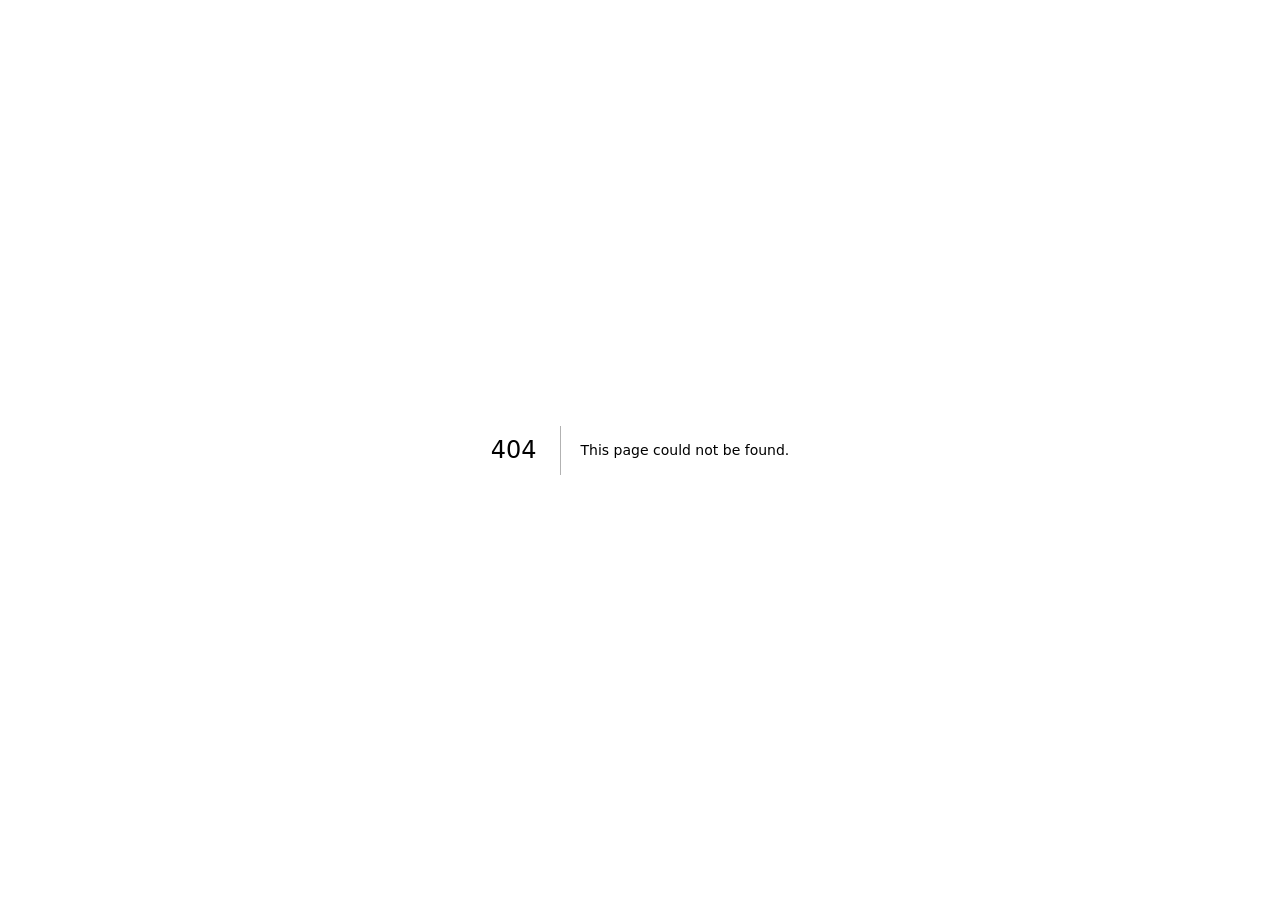
<file: 404/index.html>
<!DOCTYPE html><html lang="en" class="inter_c3802f00-module__WxOB0q__variable jetbrains_mono_7a2528c8-module__Uqzr0G__variable antialiased"><head><meta charSet="utf-8"/><meta name="viewport" content="width=device-width, initial-scale=1"/><link rel="stylesheet" href="/_next/static/chunks/1vu7r1djw82tu.css" data-precedence="next"/><link rel="preload" as="script" fetchPriority="low" href="/_next/static/chunks/12aruqaur5huj.js"/><script src="/_next/static/chunks/08ti1km95vt_8.js" async=""></script><script src="/_next/static/chunks/4561u0v7ysn3r.js" async=""></script><script src="/_next/static/chunks/turbopack-11oxsdv9lh3ss.js" async=""></script><script src="/_next/static/chunks/3fntmmi971322.js" async="" crossorigin=""></script><meta name="robots" content="noindex"/><meta name="theme-color" content="#ffffff" media="(prefers-color-scheme: light)"/><meta name="theme-color" content="#111113" media="(prefers-color-scheme: dark)"/><title>Kolade Morakinyo — Software Engineer</title><meta name="description" content="Software engineer in Lagos building backend systems with Python and TypeScript. See selected work and get in touch."/><meta property="og:title" content="Kolade Morakinyo — Software Engineer"/><meta property="og:description" content="Software engineer in Lagos building backend systems with Python and TypeScript. See selected work and get in touch."/><meta property="og:image" content="https://morak.me/opengraph-image.png?opengraph-image.0bjltsgwmwt5p.png"/><meta property="og:image:type" content="image/png"/><meta property="og:image:width" content="1200"/><meta property="og:image:height" content="630"/><meta property="og:image:alt" content="Kolade Morakinyo&#x27;s ID badge hanging on its lanyard in front of the word MORAK"/><meta name="twitter:card" content="summary_large_image"/><meta name="twitter:title" content="Kolade Morakinyo — Software Engineer"/><meta name="twitter:description" content="Software engineer in Lagos building backend systems with Python and TypeScript. See selected work and get in touch."/><meta name="twitter:image" content="https://morak.me/twitter-image.png?twitter-image.0bjltsgwmwt5p.png"/><meta name="twitter:image:alt" content="Kolade Morakinyo&#x27;s ID badge hanging on its lanyard in front of the word MORAK"/><meta name="twitter:image:type" content="image/png"/><meta name="twitter:image:width" content="1200"/><meta name="twitter:image:height" content="630"/><link rel="icon" href="/favicon.ico?favicon.2vob68tjqpejf.ico" sizes="256x256" type="image/x-icon"/><meta name="next-size-adjust" content=""/><title>404: This page could not be found.</title><script>try{var t=localStorage.getItem("theme");if(t==="light"||t==="dark")document.documentElement.dataset.theme=t}catch(e){}</script><script src="/_next/static/chunks/0cz1d0mv5g_q7.js" noModule=""></script></head><body class="min-h-full"><div hidden=""><!--$--><!--/$--></div><div hidden=""><!--
  THESIS: A portfolio judged the way hardware is judged, one claim, one
  demonstration, then specifications. It refuses the engineer portfolio default
  of a card grid of repositories under a terminal green header.

  OWN-WORLD: Apple product marketing register, pinned by the brief. Black and
  #f5f5f7 grounds in alternating full bleed bands, #0071e3 the only colour that
  acts, hairline #d2d2d7 rules, 28px tiles, SF Pro Display scale to 96px at
  -0.035em tracking, 12px grey legal plate.

  STORY: this person builds infrastructure that survives failure, here is the
  failure survived on screen, here is everything it is made of, mail them.

  FIRST VIEWPORT: black; centred claim at display scale; standfirst; two chevron
  actions; the fleet figure bleeding off both edges in the lower third; the
  synthetic content notice in 12px at the base.

  FORM: pinned by the brief, so no direction roll was run. A user pinned
  direction beats the roll.

  FINISH: unreviewed and undocumented is unfinished; this build ends with the
  finish review, the verdict, and DESIGN.md.
--></div><div style="font-family:system-ui,&quot;Segoe UI&quot;,Roboto,Helvetica,Arial,sans-serif,&quot;Apple Color Emoji&quot;,&quot;Segoe UI Emoji&quot;;height:100vh;text-align:center;display:flex;flex-direction:column;align-items:center;justify-content:center"><div><style>body{color:#000;background:#fff;margin:0}.next-error-h1{border-right:1px solid rgba(0,0,0,.3)}@media (prefers-color-scheme:dark){body{color:#fff;background:#000}.next-error-h1{border-right:1px solid rgba(255,255,255,.3)}}</style><h1 class="next-error-h1" style="display:inline-block;margin:0 20px 0 0;padding:0 23px 0 0;font-size:24px;font-weight:500;vertical-align:top;line-height:49px">404</h1><div style="display:inline-block"><h2 style="font-size:14px;font-weight:400;line-height:49px;margin:0">This page could not be found.</h2></div></div></div><!--$--><!--/$--><script src="/_next/static/chunks/12aruqaur5huj.js" id="_R_" async=""></script><script>(self.__next_f=self.__next_f||[]).push([0])</script><script>self.__next_f.push([1,"1:\"$Sreact.fragment\"\n3:I[39756,[\"/_next/static/chunks/3fntmmi971322.js\"],\"default\"]\n4:I[37457,[\"/_next/static/chunks/3fntmmi971322.js\"],\"default\"]\n9:I[68027,[],\"default\",1]\n:HL[\"/_next/static/chunks/1vu7r1djw82tu.css\",\"style\"]\n2:T441,\u003c!--\n  THESIS: A portfolio judged the way hardware is judged, one claim, one\n  demonstration, then specifications. It refuses the engineer portfolio default\n  of a card grid of repositories under a terminal green header.\n\n  OWN-WORLD: Apple product marketing register, pinned by the brief. Black and\n  #f5f5f7 grounds in alternating full bleed bands, #0071e3 the only colour that\n  acts, hairline #d2d2d7 rules, 28px tiles, SF Pro Display scale to 96px at\n  -0.035em tracking, 12px grey legal plate.\n\n  STORY: this person builds infrastructure that survives failure, here is the\n  failure survived on screen, here is everything it is made of, mail them.\n\n  FIRST VIEWPORT: black; centred claim at display scale; standfirst; two chevron\n  actions; the fleet figure bleeding off both edges in the lower third; the\n  synthetic content notice in 12px at the base.\n\n  FORM: pinned by the brief, so no direction roll was run. A user pinned\n  direction beats the roll.\n\n  FINISH: unreviewed and undocumented is unfinished; this build ends with the\n  finish review, the verdict, and DESIGN.md.\n--\u003e7:X\n0:{\"P\":null,\"c\":[\"\",\"_not-found\",\"\"],\"q\":\"\",\"i\":false,\"f\":[[[\"\",{\"children\":[\"/_not-found\",{\"children\":[\"__PAGE__\",{},\"$undefined\",\"$undefined\",4608]},\"$undefined\",\"$undefined\",4608]},\"$undefined\",\"$undefined\",4624],[[\"$\",\"$1\",\"c\",{\"children\":[[[\"$\",\"link\",\"0\",{\"rel\":\"stylesheet\",\"href\":\"/_next/static/chunks/1vu7r1djw82tu.css\",\"precedence\":\"next\",\"crossOrigin\":\"$undefined\",\"nonce\":\"$undefined\"}]],[\"$\",\"html\",null,{\"lang\":\"en\",\"className\":\"inter_c3802f00-module__WxOB0q__variable jetbrains_mono_7a2528c8-module__Uqzr0G__variable antialiased\",\"suppressHydrationWarning\":true,\"children\":[[\"$\",\"head\",null,{\"children\":[\"$\",\"script\",null,{\"dangerouslySetInnerHTML\":{\"__html\":\"try{var t=localStorage.getItem(\\\"theme\\\");if(t===\\\"light\\\"||t===\\\"dark\\\")document.documentElement.dataset.theme=t}catch(e){}\"}}]}],[\"$\",\"body\",null,{\"className\":\"min-h-full\",\"children\":[[\"$\",\"div\",null,{\"hidden\":true,\"dangerouslySetInnerHTML\":{\"__html\":\"$2\"}}],[\"$\",\"$L3\",null,{\"parallelRouterKey\":\"children\",\"error\":\"$undefined\",\"errorStyles\":\"$undefined\",\"errorScripts\":\"$undefined\",\"template\":[\"$\",\"$L4\",null,{}],\"templateStyles\":\"$undefined\",\"templateScripts\":\"$undefined\",\"notFound\":[[[\"$\",\"title\",null,{\"children\":\"404: This page could not be found.\"}],[\"$\",\"div\",null,{\"style\":{\"fontFamily\":\"system-ui,\\\"Segoe UI\\\",Roboto,Helvetica,Arial,sans-serif,\\\"Apple Color Emoji\\\",\\\"Segoe UI Emoji\\\"\",\"height\":\"100vh\",\"textAlign\":\"center\",\"display\":\"flex\",\"flexDirection\":\"column\",\"alignItems\":\"center\",\"justifyContent\":\"center\"},\"children\":[\"$\",\"div\",null,{\"children\":[[\"$\",\"style\",null,{\"dangerouslySetInnerHTML\":{\"__html\":\"body{color:#000;background:#fff;margin:0}.next-error-h1{border-right:1px solid rgba(0,0,0,.3)}@media (prefers-color-scheme:dark){body{color:#fff;background:#000}.next-error-h1{border-right:1px solid rgba(255,255,255,.3)}}\"}}],[\"$\",\"h1\",null,{\"className\":\"next-error-h1\",\"style\":{\"display\":\"inline-block\",\"margin\":\"0 20px 0 0\",\"padding\":\"0 23px 0 0\",\"fontSize\":24,\"fontWeight\":500,\"verticalAlign\":\"top\",\"lineHeight\":\"49px\"},\"children\":404}],[\"$\",\"div\",null,{\"style\":{\"display\":\"inline-block\"},\"children\":[\"$\",\"h2\",null,{\"style\":{\"fontSize\":14,\"fontWeight\":400,\"lineHeight\":\"49px\",\"margin\":0},\"children\":\"This page could not be found.\"}]}]]}]}]],[]],\"forbidden\":\"$undefined\",\"unauthorized\":\"$undefined\"}]]}]]}]]}],{\"children\":[[\"$\",\"$1\",\"c\",{\"children\":[null,[\"$\",\"$L3\",null,{\"parallelRouterKey\":\"children\",\"error\":\"$undefined\",\"errorStyles\":\"$undefined\",\"errorScripts\":\"$undefined\",\"template\":[\"$\",\"$L4\",null,{}],\"templateStyles\":\"$undefined\",\"templateScripts\":\"$undefined\",\"notFound\":\"$undefined\",\"forbidden\":\"$undefined\",\"unauthorized\":\"$undefined\"}]]}],{\"children\":[[\"$\",\"$1\",\"c\",{\"children\":[[[\"$\",\"title\",null,{\"children\":\"404: This page could not be found.\"}],[\"$\",\"div\",null,{\"style\":\"$0:f:0:1:0:props:children:1:props:children:1:props:children:1:props:notFound:0:1:props:style\",\"children\":[\"$\",\"div\",null,{\"children\":[[\"$\",\"style\",null,{\"dangerouslySetInnerHTML\":{\"__html\":\"body{color:#000;background:#fff;margin:0}.next-error-h1{border-right:1px solid rgba(0,0,0,.3)}@media (prefers-color-scheme:dark){body{color:#fff;background:#000}.next-error-h1{border-right:1px solid rgba(255,255,255,.3)}}\"}}],[\"$\",\"h1\",null,{\"className\":\"next-error-h1\",\"style\":\"$0:f:0:1:0:props:children:1:props:children:1:props:children:1:props:notFound:0:1:props:children:props:children:1:props:style\",\"children\":404}],[\"$\",\"div\",null,{\"style\":\"$0:f:0:1:0:props:children:1:props:children:1:props:children:1:props:notFound:0:1:props:children:props:children:2:props:style\",\"children\":\"$L5\"}]]}]}]],null,\"$L6\"]}],{},null,false,null]},null,false,\"$7\"]},null,false,null],\"$L8\",false]],\"m\":\"$undefined\",\"G\":[\"$9\",[\"$La\"]],\"S\":true,\"h\":null,\"r\":\"$undefined\",\"s\":\"$undefined\",\"a\":\"$undefined\",\"l\":\"$undefined\",\"p\":\"$undefined\",\"d\":\"$undefined\",\"b\":\"dzZyS2keSMGnUusGqtJ61\"}\nb:I[97367,[\"/_next/static/chunks/3fntmmi971322.js\"],\"OutletBoundary\"]\nc:\"$Sreact.suspense\"\ne:I[97367,[\"/_next/static/chunks/3fntmmi971322.js\"],\"ViewportBoundary\"]\n10:I[97367,[\"/_next/static/chunks/3fntmmi971322.js\"],\"MetadataBoundary\"]\n5:[\"$\",\"h2\",null,{\"style\":\"$0:f:0:1:0:props:children:1:props:children:1:props:children:1:props:notFound:0:1:props:children:props:children:2:props:children:props:style\",\"children\":\"This page could not be found.\"}]\n6:[\"$\",\"$Lb\",null,{\"children\":[\"$\",\"$c\",null,{\"name\":\"Next.MetadataOutlet\",\"children\":\"$@d\"}]}]\n8:[\"$\",\"$1\",\"h\",{\"children\":[[\"$\",\"meta\",null,{\"name\":\"robots\",\"content\":\"noindex\"}],[\"$\",\"$Le\",null,{\"children\":\"$Lf\"}],[\"$\",\"div\",null,{\"hidden\":true,\"children\":[\"$\",\"$L10\",null,{\"children\":[\"$\",\"$c\",null,{\"name\":\"Next.Metadata\",\"children\":\"$L11\"}]}]}],[\"$\",\"meta\",null,{\"name\":\"next-size-adjust\",\"content\":\"\"}]]}]\na:[\"$\",\"link\",\"0\",{\"rel\":\"stylesheet\",\"href\":\"/_next/static/chunks/1vu7r1djw82tu.css\",\"precedence\":\"next\",\"crossOrigin\":\"$undefined\",\"nonce\":\"$undefined\"}]\n7:C\nf:[[\"$\",\"meta\",\"0\",{\"charSet\":\"utf-8\"}],[\"$\",\"meta\",\"1\",{\"name\":\"viewport\",\"content\":\"width=device-width, initial-scale=1\"}],[\"$\",\"meta\",\"2\",{\"name\":\"theme-color\",\"content\":\"#ffffff\",\"media\":\"(prefers-color-scheme: light)\"}],[\"$\",\"meta\",\"3\",{\"name\":\"theme-color\",\"content\":\"#111113\",\"media\":\"(prefers-color-scheme: dark)\"}]]\n12:I[27201,[\"/_next/static/chunks/3fntmmi971322.js\"],\"IconMark\"]\nd:null\n11:[[\"$\",\"title\",\"0\",{\"children\":\"Kolade Morakinyo — Software Engineer\"}],[\"$\",\"meta\",\"1\",{\"name\":\"description\",\"content\":\"Software engineer in Lagos building backend systems with Python and TypeScript. See selected work and get in touch.\"}],[\"$\",\"meta\",\"2\",{\"property\":\"og:title\",\"content\":\"Kolade Morakinyo — Software Engineer\"}],[\"$\",\"meta\",\"3\",{\"property\":\"og:description\",\"content\":\"Software engineer in Lagos building backend systems with Python and TypeScript. See selected work and get in touch.\"}],[\"$\",\"meta\",\"4\",{\"property\":\"og:image\",\"content\":\"https://morak.me/opengraph-image.png?opengraph-image.0bjltsgwmwt5p.png\"}],[\"$\",\"meta\",\"5\",{\"property\":\"og:image:type\",\"content\":\"image/png\"}],[\"$\",\"meta\",\"6\",{\"property\":\"og:image:width\",\"content\":\"1200\"}],[\"$\",\"meta\",\"7\",{\"property\":\"og:image:height\",\"content\":\"630\"}],[\"$\",\"meta\",\"8\",{\"property\":\"og:image:alt\",\"content\":\"Kolade Morakinyo's ID badge hanging on its lanyard in front of the word MORAK\"}],[\"$\",\"meta\",\"9\",{\"name\":\"twitter:card\",\"content\":\"summary_large_image\"}],[\"$\",\"meta\",\"10\",{\"name\":\"twitter:title\",\"content\":\"Kolade Morakinyo — Software Engineer\"}],[\"$\",\"meta\",\"11\",{\"name\":\"twitter:description\",\"content\":\"Software engineer in Lagos building backend systems with Python and TypeScript. See selected work and get in touch.\"}],[\"$\",\"meta\",\"12\",{\"name\":\"twitter:image\",\"content\":\"https://morak.me/twitter-image.png?twitter-image.0bjltsgwmwt5p.png\"}],[\"$\",\"meta\",\"13\",{\"name\":\"twitter:image:alt\",\"content\":\"Kolade Morakinyo's ID badge hanging on its lanyard in front of the word MORAK\"}],[\"$\",\"meta\",\"14\",{\"name\":\"twitter:image:type\",\"content\":\"image/png\"}],[\"$\",\"meta\",\"15\",{\"name\":\"twitter:image:width\",\"content\":\"1200\"}],[\"$\",\"meta\",\"16\",{\"name\":\"twitter:image:height\",\"content\":\"630\"}],[\"$\",\"link\",\"17\",{\"rel\":\"icon\",\"href\":\"/favicon.ico?favicon.2vob68tjqpejf.ico\",\"sizes\":\"256x256\",\"type\":\"image/x-icon\"}],[\"$\",\"$L12\",\"18\",{}]]\n"])</script></body></html>
</file>
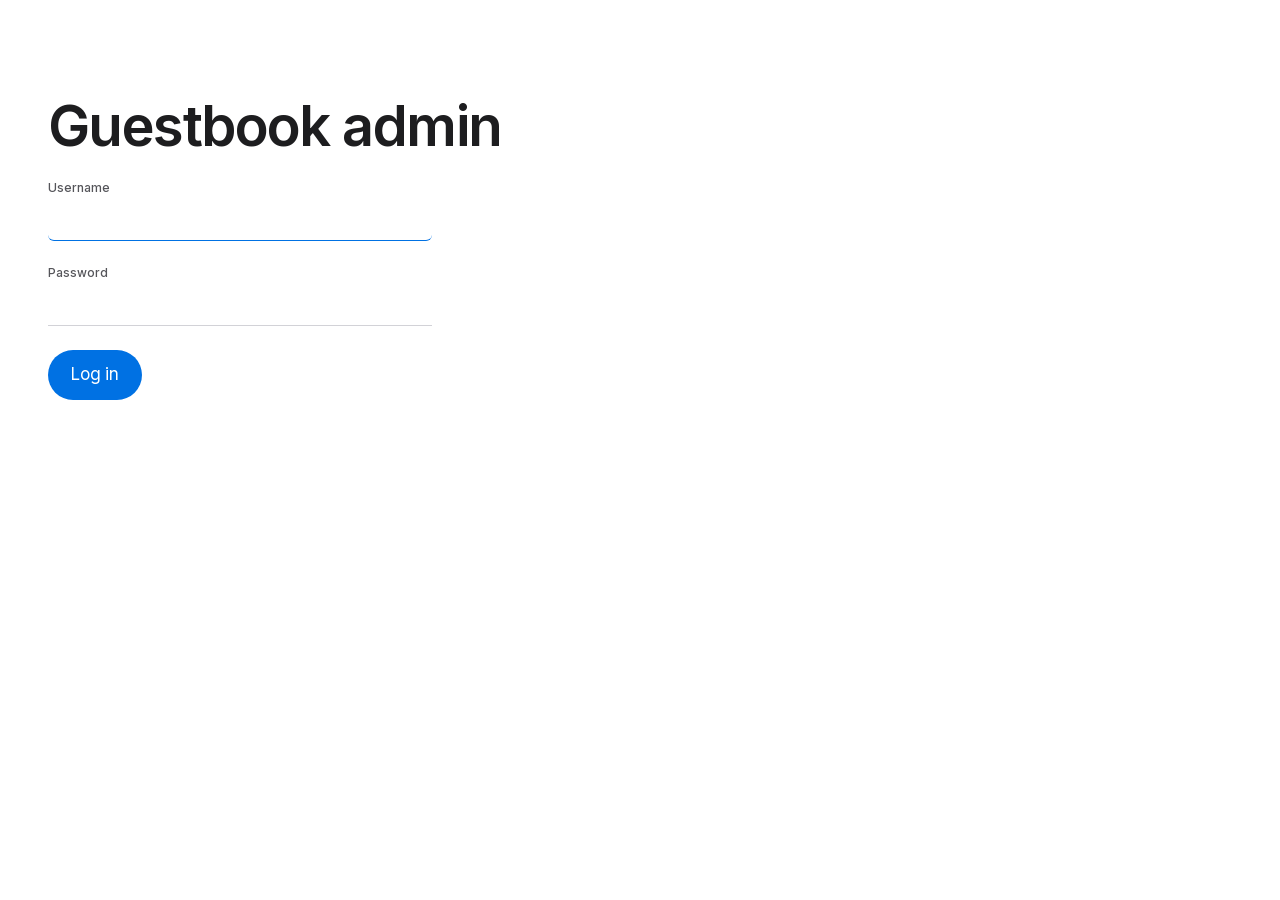
<file: admin/index.html>
<!DOCTYPE html><html lang="en" class="inter_c3802f00-module__WxOB0q__variable jetbrains_mono_7a2528c8-module__Uqzr0G__variable antialiased"><head><meta charSet="utf-8"/><meta name="viewport" content="width=device-width, initial-scale=1"/><link rel="preload" href="/_next/static/media/70bc3e132a0a741e-s.p.3t6q91iet4nsy.woff2" as="font" crossorigin="" type="font/woff2"/><link rel="preload" href="/_next/static/media/83afe278b6a6bb3c-s.p.2bn3s6zvc0dyp.woff2" as="font" crossorigin="" type="font/woff2"/><link rel="stylesheet" href="/_next/static/chunks/1vu7r1djw82tu.css" data-precedence="next"/><link rel="preload" as="script" fetchPriority="low" href="/_next/static/chunks/12aruqaur5huj.js"/><script src="/_next/static/chunks/08ti1km95vt_8.js" async=""></script><script src="/_next/static/chunks/4561u0v7ysn3r.js" async=""></script><script src="/_next/static/chunks/turbopack-11oxsdv9lh3ss.js" async=""></script><script src="/_next/static/chunks/3fntmmi971322.js" async="" crossorigin=""></script><script src="/_next/static/chunks/3uam837v0_6tz.js" async="" crossorigin=""></script><script src="/_next/static/chunks/2r5vhihn2xx7d.js" async="" crossorigin=""></script><meta name="theme-color" content="#ffffff" media="(prefers-color-scheme: light)"/><meta name="theme-color" content="#111113" media="(prefers-color-scheme: dark)"/><title>Guestbook admin</title><meta name="description" content="Software engineer in Lagos building backend systems with Python and TypeScript. See selected work and get in touch."/><meta name="robots" content="noindex, nofollow"/><meta property="og:title" content="Guestbook admin"/><meta property="og:description" content="Software engineer in Lagos building backend systems with Python and TypeScript. See selected work and get in touch."/><meta property="og:image" content="https://morak.me/opengraph-image.png?opengraph-image.0bjltsgwmwt5p.png"/><meta property="og:image:type" content="image/png"/><meta property="og:image:width" content="1200"/><meta property="og:image:height" content="630"/><meta property="og:image:alt" content="Kolade Morakinyo&#x27;s ID badge hanging on its lanyard in front of the word MORAK"/><meta name="twitter:card" content="summary_large_image"/><meta name="twitter:title" content="Guestbook admin"/><meta name="twitter:description" content="Software engineer in Lagos building backend systems with Python and TypeScript. See selected work and get in touch."/><meta name="twitter:image" content="https://morak.me/twitter-image.png?twitter-image.0bjltsgwmwt5p.png"/><meta name="twitter:image:alt" content="Kolade Morakinyo&#x27;s ID badge hanging on its lanyard in front of the word MORAK"/><meta name="twitter:image:type" content="image/png"/><meta name="twitter:image:width" content="1200"/><meta name="twitter:image:height" content="630"/><link rel="icon" href="/favicon.ico?favicon.2vob68tjqpejf.ico" sizes="256x256" type="image/x-icon"/><meta name="next-size-adjust" content=""/><script>try{var t=localStorage.getItem("theme");if(t==="light"||t==="dark")document.documentElement.dataset.theme=t}catch(e){}</script><script src="/_next/static/chunks/0cz1d0mv5g_q7.js" noModule=""></script></head><body class="min-h-full"><div hidden=""><!--$--><!--/$--></div><div hidden=""><!--
  THESIS: A portfolio judged the way hardware is judged, one claim, one
  demonstration, then specifications. It refuses the engineer portfolio default
  of a card grid of repositories under a terminal green header.

  OWN-WORLD: Apple product marketing register, pinned by the brief. Black and
  #f5f5f7 grounds in alternating full bleed bands, #0071e3 the only colour that
  acts, hairline #d2d2d7 rules, 28px tiles, SF Pro Display scale to 96px at
  -0.035em tracking, 12px grey legal plate.

  STORY: this person builds infrastructure that survives failure, here is the
  failure survived on screen, here is everything it is made of, mail them.

  FIRST VIEWPORT: black; centred claim at display scale; standfirst; two chevron
  actions; the fleet figure bleeding off both edges in the lower third; the
  synthetic content notice in 12px at the base.

  FORM: pinned by the brief, so no direction roll was run. A user pinned
  direction beats the roll.

  FINISH: unreviewed and undocumented is unfinished; this build ends with the
  finish review, the verdict, and DESIGN.md.
--></div><main class="section"></main><!--$--><!--/$--><script src="/_next/static/chunks/12aruqaur5huj.js" id="_R_" async=""></script><script>(self.__next_f=self.__next_f||[]).push([0])</script><script>self.__next_f.push([1,"1:\"$Sreact.fragment\"\n3:I[39756,[\"/_next/static/chunks/3fntmmi971322.js\"],\"default\"]\n4:I[37457,[\"/_next/static/chunks/3fntmmi971322.js\"],\"default\"]\n5:I[34500,[\"/_next/static/chunks/3uam837v0_6tz.js\",\"/_next/static/chunks/2r5vhihn2xx7d.js\"],\"default\"]\n6:I[97367,[\"/_next/static/chunks/3fntmmi971322.js\"],\"OutletBoundary\"]\n7:\"$Sreact.suspense\"\na:I[97367,[\"/_next/static/chunks/3fntmmi971322.js\"],\"ViewportBoundary\"]\nc:I[97367,[\"/_next/static/chunks/3fntmmi971322.js\"],\"MetadataBoundary\"]\ne:I[68027,[],\"default\",1]\n:HL[\"/_next/static/chunks/1vu7r1djw82tu.css\",\"style\"]\n:HL[\"/_next/static/media/70bc3e132a0a741e-s.p.3t6q91iet4nsy.woff2\",\"font\",{\"crossOrigin\":\"\",\"type\":\"font/woff2\"}]\n:HL[\"/_next/static/media/83afe278b6a6bb3c-s.p.2bn3s6zvc0dyp.woff2\",\"font\",{\"crossOrigin\":\"\",\"type\":\"font/woff2\"}]\n2:T441,\u003c!--\n  THESIS: A portfolio judged the way hardware is judged, one claim, one\n  demonstration, then specifications. It refuses the engineer portfolio default\n  of a card grid of repositories under a terminal green header.\n\n  OWN-WORLD: Apple product marketing register, pinned by the brief. Black and\n  #f5f5f7 grounds in alternating full bleed bands, #0071e3 the only colour that\n  acts, hairline #d2d2d7 rules, 28px tiles, SF Pro Display scale to 96px at\n  -0.035em tracking, 12px grey legal plate.\n\n  STORY: this person builds infrastructure that survives failure, here is the\n  failure survived on screen, here is everything it is made of, mail them.\n\n  FIRST VIEWPORT: black; centred claim at display scale; standfirst; two chevron\n  actions; the fleet figure bleeding off both edges in the lower third; the\n  synthetic content notice in 12px at the base.\n\n  FORM: pinned by the brief, so no direction roll was run. A user pinned\n  direction beats the roll.\n\n  FINISH: unreviewed and undocumented is unfinished; this build ends with the\n  finish review, the verdict, and DESIGN.md.\n--\u003e9:X\n0:{\"P\":null,\"c\":[\"\",\"admin\",\"\"],\"q\":\"\",\"i\":false,\"f\":[[[\"\",{\"children\":[\"admin\",{\"children\":[\"__PAGE__\",{},\"$undefined\",\"$undefined\",4608]},\"$undefined\",\"$undefined\",4608]},\"$undefined\",\"$undefined\",4624],[[\"$\",\"$1\",\"c\",{\"children\":[[[\"$\",\"link\",\"0\",{\"rel\":\"stylesheet\",\"href\":\"/_next/static/chunks/1vu7r1djw82tu.css\",\"precedence\":\"next\",\"crossOrigin\":\"$undefined\",\"nonce\":\"$undefined\"}]],[\"$\",\"html\",null,{\"lang\":\"en\",\"className\":\"inter_c3802f00-module__WxOB0q__variable jetbrains_mono_7a2528c8-module__Uqzr0G__variable antialiased\",\"suppressHydrationWarning\":true,\"children\":[[\"$\",\"head\",null,{\"children\":[\"$\",\"script\",null,{\"dangerouslySetInnerHTML\":{\"__html\":\"try{var t=localStorage.getItem(\\\"theme\\\");if(t===\\\"light\\\"||t===\\\"dark\\\")document.documentElement.dataset.theme=t}catch(e){}\"}}]}],[\"$\",\"body\",null,{\"className\":\"min-h-full\",\"children\":[[\"$\",\"div\",null,{\"hidden\":true,\"dangerouslySetInnerHTML\":{\"__html\":\"$2\"}}],[\"$\",\"$L3\",null,{\"parallelRouterKey\":\"children\",\"error\":\"$undefined\",\"errorStyles\":\"$undefined\",\"errorScripts\":\"$undefined\",\"template\":[\"$\",\"$L4\",null,{}],\"templateStyles\":\"$undefined\",\"templateScripts\":\"$undefined\",\"notFound\":[[[\"$\",\"title\",null,{\"children\":\"404: This page could not be found.\"}],[\"$\",\"div\",null,{\"style\":{\"fontFamily\":\"system-ui,\\\"Segoe UI\\\",Roboto,Helvetica,Arial,sans-serif,\\\"Apple Color Emoji\\\",\\\"Segoe UI Emoji\\\"\",\"height\":\"100vh\",\"textAlign\":\"center\",\"display\":\"flex\",\"flexDirection\":\"column\",\"alignItems\":\"center\",\"justifyContent\":\"center\"},\"children\":[\"$\",\"div\",null,{\"children\":[[\"$\",\"style\",null,{\"dangerouslySetInnerHTML\":{\"__html\":\"body{color:#000;background:#fff;margin:0}.next-error-h1{border-right:1px solid rgba(0,0,0,.3)}@media (prefers-color-scheme:dark){body{color:#fff;background:#000}.next-error-h1{border-right:1px solid rgba(255,255,255,.3)}}\"}}],[\"$\",\"h1\",null,{\"className\":\"next-error-h1\",\"style\":{\"display\":\"inline-block\",\"margin\":\"0 20px 0 0\",\"padding\":\"0 23px 0 0\",\"fontSize\":24,\"fontWeight\":500,\"verticalAlign\":\"top\",\"lineHeight\":\"49px\"},\"children\":404}],[\"$\",\"div\",null,{\"style\":{\"display\":\"inline-block\"},\"children\":[\"$\",\"h2\",null,{\"style\":{\"fontSize\":14,\"fontWeight\":400,\"lineHeight\":\"49px\",\"margin\":0},\"children\":\"This page could not be found.\"}]}]]}]}]],[]],\"forbidden\":\"$undefined\",\"unauthorized\":\"$undefined\"}]]}]]}]]}],{\"children\":[[\"$\",\"$1\",\"c\",{\"children\":[null,[\"$\",\"$L3\",null,{\"parallelRouterKey\":\"children\",\"error\":\"$undefined\",\"errorStyles\":\"$undefined\",\"errorScripts\":\"$undefined\",\"template\":[\"$\",\"$L4\",null,{}],\"templateStyles\":\"$undefined\",\"templateScripts\":\"$undefined\",\"notFound\":\"$undefined\",\"forbidden\":\"$undefined\",\"unauthorized\":\"$undefined\"}]]}],{\"children\":[[\"$\",\"$1\",\"c\",{\"children\":[[\"$\",\"main\",null,{\"className\":\"section\",\"children\":[\"$\",\"$L5\",null,{}]}],[[\"$\",\"script\",\"script-0\",{\"src\":\"/_next/static/chunks/3uam837v0_6tz.js\",\"async\":true,\"nonce\":\"$undefined\"}],[\"$\",\"script\",\"script-1\",{\"src\":\"/_next/static/chunks/2r5vhihn2xx7d.js\",\"async\":true,\"nonce\":\"$undefined\"}]],[\"$\",\"$L6\",null,{\"children\":[\"$\",\"$7\",null,{\"name\":\"Next.MetadataOutlet\",\"children\":\"$@8\"}]}]]}],{},null,false,null]},null,false,\"$9\"]},null,false,null],[\"$\",\"$1\",\"h\",{\"children\":[null,[\"$\",\"$La\",null,{\"children\":\"$Lb\"}],[\"$\",\"div\",null,{\"hidden\":true,\"children\":[\"$\",\"$Lc\",null,{\"children\":[\"$\",\"$7\",null,{\"name\":\"Next.Metadata\",\"children\":\"$Ld\"}]}]}],[\"$\",\"meta\",null,{\"name\":\"next-size-adjust\",\"content\":\"\"}]]}],false]],\"m\":\"$undefined\",\"G\":[\"$e\",[[\"$\",\"link\",\"0\",{\"rel\":\"stylesheet\",\"href\":\"/_next/static/chunks/1vu7r1djw82tu.css\",\"precedence\":\"next\",\"crossOrigin\":\"$undefined\",\"nonce\":\"$undefined\"}]]],\"S\":true,\"h\":null,\"r\":\"$undefined\",\"s\":\"$undefined\",\"a\":\"$undefined\",\"l\":\"$undefined\",\"p\":\"$undefined\",\"d\":\"$undefined\",\"b\":\"dzZyS2keSMGnUusGqtJ61\"}\n9:C\nb:[[\"$\",\"meta\",\"0\",{\"charSet\":\"utf-8\"}],[\"$\",\"meta\",\"1\",{\"name\":\"viewport\",\"content\":\"width=device-width, initial-scale=1\"}],[\"$\",\"meta\",\"2\",{\"name\":\"theme-color\",\"content\":\"#ffffff\",\"media\":\"(prefers-color-scheme: light)\"}],[\"$\",\"meta\",\"3\",{\"name\":\"theme-color\",\"content\":\"#111113\",\"media\":\"(prefers-color-scheme: dark)\"}]]\nf:I[27201,[\"/_next/static/chunks/3fntmmi971322.js\"],\"IconMark\"]\n8:null\nd:[[\"$\",\"title\",\"0\",{\"children\":\"Guestbook admin\"}],[\"$\",\"meta\",\"1\",{\"name\":\"description\",\"content\":\"Software engineer in Lagos building backend systems with Python and TypeScript. See selected work and get in touch.\"}],[\"$\",\"meta\",\"2\",{\"name\":\"robots\",\"content\":\"noindex, nofollow\"}],[\"$\",\"meta\",\"3\",{\"property\":\"og:title\",\"content\":\"Guestbook admin\"}],[\"$\",\"meta\",\"4\",{\"property\":\"og:description\",\"content\":\"Software engineer in Lagos building backend systems with Python and TypeScript. See selected work and get in touch.\"}],[\"$\",\"meta\",\"5\",{\"property\":\"og:image\",\"content\":\"https://morak.me/opengraph-image.png?opengraph-image.0bjltsgwmwt5p.png\"}],[\"$\",\"meta\",\"6\",{\"property\":\"og:image:type\",\"content\":\"image/png\"}],[\"$\",\"meta\",\"7\",{\"property\":\"og:image:width\",\"content\":\"1200\"}],[\"$\",\"meta\",\"8\",{\"property\":\"og:image:height\",\"content\":\"630\"}],[\"$\",\"meta\",\"9\",{\"property\":\"og:image:alt\",\"content\":\"Kolade Morakinyo's ID badge hanging on its lanyard in front of the word MORAK\"}],[\"$\",\"meta\",\"10\",{\"name\":\"twitter:card\",\"content\":\"summary_large_image\"}],[\"$\",\"meta\",\"11\",{\"name\":\"twitter:title\",\"content\":\"Guestbook admin\"}],[\"$\",\"meta\",\"12\",{\"name\":\"twitter:description\",\"content\":\"Software engineer in Lagos building backend systems with Python and TypeScript. See selected work and get in touch.\"}],[\"$\",\"meta\",\"13\",{\"name\":\"twitter:image\",\"content\":\"https://morak.me/twitter-image.png?twitter-image.0bjltsgwmwt5p.png\"}],[\"$\",\"meta\",\"14\",{\"name\":\"twitter:image:alt\",\"content\":\"Kolade Morakinyo's ID badge hanging on its lanyard in front of the word MORAK\"}],[\"$\",\"meta\",\"15\",{\"name\":\"twitter:image:type\",\"content\":\"image/png\"}],[\"$\",\"meta\",\"16\",{\"name\":\"twitter:image:width\",\"content\":\"1200\"}],[\"$\",\"meta\",\"17\",{\"name\":\"twitter:image:height\",\"content\":\"630\"}],[\"$\",\"link\",\"18\",{\"rel\":\"icon\",\"href\":\"/favicon.ico?favicon.2vob68tjqpejf.ico\",\"sizes\":\"256x256\",\"type\":\"image/x-icon\"}],[\"$\",\"$Lf\",\"19\",{}]]\n"])</script></body></html>
</file>
<file: _next/static/chunks/1vu7r1djw82tu.css>
@font-face{font-family:Inter;font-style:normal;font-weight:100 900;font-display:swap;src:url(../media/2c55a0e60120577a-s.0-dom-5bn10r2.woff2)format("woff2");unicode-range:U+460-52F,U+1C80-1C8A,U+20B4,U+2DE0-2DFF,U+A640-A69F,U+FE2E-FE2F}@font-face{font-family:Inter;font-style:normal;font-weight:100 900;font-display:swap;src:url(../media/9c72aa0f40e4eef8-s.1y4-pdgsjb-pw.woff2)format("woff2");unicode-range:U+301,U+400-45F,U+490-491,U+4B0-4B1,U+2116}@font-face{font-family:Inter;font-style:normal;font-weight:100 900;font-display:swap;src:url(../media/ad66f9afd8947f86-s.3lvt2whj97whp.woff2)format("woff2");unicode-range:U+1F??}@font-face{font-family:Inter;font-style:normal;font-weight:100 900;font-display:swap;src:url(../media/5476f68d60460930-s.2uwcyprjm3xu3.woff2)format("woff2");unicode-range:U+370-377,U+37A-37F,U+384-38A,U+38C,U+38E-3A1,U+3A3-3FF}@font-face{font-family:Inter;font-style:normal;font-weight:100 900;font-display:swap;src:url(../media/2bbe8d2671613f1f-s.0k62hbripvv8p.woff2)format("woff2");unicode-range:U+102-103,U+110-111,U+128-129,U+168-169,U+1A0-1A1,U+1AF-1B0,U+300-301,U+303-304,U+308-309,U+323,U+329,U+1EA0-1EF9,U+20AB}@font-face{font-family:Inter;font-style:normal;font-weight:100 900;font-display:swap;src:url(../media/1bffadaabf893a1e-s.3-6t-g6q0vh0a.woff2)format("woff2");unicode-range:U+100-2BA,U+2BD-2C5,U+2C7-2CC,U+2CE-2D7,U+2DD-2FF,U+304,U+308,U+329,U+1D00-1DBF,U+1E00-1E9F,U+1EF2-1EFF,U+2020,U+20A0-20AB,U+20AD-20C4,U+2113,U+2C60-2C7F,U+A720-A7FF}@font-face{font-family:Inter;font-style:normal;font-weight:100 900;font-display:swap;src:url(../media/83afe278b6a6bb3c-s.p.2bn3s6zvc0dyp.woff2)format("woff2");unicode-range:U+??,U+131,U+152-153,U+2BB-2BC,U+2C6,U+2DA,U+2DC,U+304,U+308,U+329,U+2000-206F,U+20AC,U+2122,U+2191,U+2193,U+2212,U+2215,U+FEFF,U+FFFD}@font-face{font-family:Inter Fallback;src:local(Arial);ascent-override:90.44%;descent-override:22.52%;line-gap-override:0.0%;size-adjust:107.12%}.inter_c3802f00-module__WxOB0q__className{font-family:Inter,Inter Fallback;font-style:normal}.inter_c3802f00-module__WxOB0q__variable{--font-app-sans:"Inter", "Inter Fallback"}
@font-face{font-family:JetBrains Mono;font-style:normal;font-weight:100 800;font-display:swap;src:url(../media/13bf9871fe164e7f-s.2f7nqdagzwx2-.woff2)format("woff2");unicode-range:U+460-52F,U+1C80-1C8A,U+20B4,U+2DE0-2DFF,U+A640-A69F,U+FE2E-FE2F}@font-face{font-family:JetBrains Mono;font-style:normal;font-weight:100 800;font-display:swap;src:url(../media/cc545e633e20c56d-s.176arc174-8zp.woff2)format("woff2");unicode-range:U+301,U+400-45F,U+490-491,U+4B0-4B1,U+2116}@font-face{font-family:JetBrains Mono;font-style:normal;font-weight:100 800;font-display:swap;src:url(../media/71b036adf157cdcf-s.0bp8oijd_gu96.woff2)format("woff2");unicode-range:U+370-377,U+37A-37F,U+384-38A,U+38C,U+38E-3A1,U+3A3-3FF}@font-face{font-family:JetBrains Mono;font-style:normal;font-weight:100 800;font-display:swap;src:url(../media/89b21bb081cb7469-s.1fby2rem9ngyr.woff2)format("woff2");unicode-range:U+102-103,U+110-111,U+128-129,U+168-169,U+1A0-1A1,U+1AF-1B0,U+300-301,U+303-304,U+308-309,U+323,U+329,U+1EA0-1EF9,U+20AB}@font-face{font-family:JetBrains Mono;font-style:normal;font-weight:100 800;font-display:swap;src:url(../media/3fe682a82f50d426-s.0vfdmo25voy_0.woff2)format("woff2");unicode-range:U+100-2BA,U+2BD-2C5,U+2C7-2CC,U+2CE-2D7,U+2DD-2FF,U+304,U+308,U+329,U+1D00-1DBF,U+1E00-1E9F,U+1EF2-1EFF,U+2020,U+20A0-20AB,U+20AD-20C4,U+2113,U+2C60-2C7F,U+A720-A7FF}@font-face{font-family:JetBrains Mono;font-style:normal;font-weight:100 800;font-display:swap;src:url(../media/70bc3e132a0a741e-s.p.3t6q91iet4nsy.woff2)format("woff2");unicode-range:U+??,U+131,U+152-153,U+2BB-2BC,U+2C6,U+2DA,U+2DC,U+304,U+308,U+329,U+2000-206F,U+20AC,U+2122,U+2191,U+2193,U+2212,U+2215,U+FEFF,U+FFFD}@font-face{font-family:JetBrains Mono Fallback;src:local(Arial);ascent-override:75.79%;descent-override:22.29%;line-gap-override:0.0%;size-adjust:134.59%}.jetbrains_mono_7a2528c8-module__Uqzr0G__className{font-family:JetBrains Mono,JetBrains Mono Fallback;font-style:normal}.jetbrains_mono_7a2528c8-module__Uqzr0G__variable{--font-app-mono:"JetBrains Mono", "JetBrains Mono Fallback"}
@layer properties{@supports (((-webkit-hyphens:none)) and (not (margin-trim:inline))) or ((-moz-orient:inline) and (not (color:rgb(from red r g b)))){*,:before,:after,::backdrop{--tw-translate-x:0;--tw-translate-y:0;--tw-translate-z:0;--tw-rotate-x:initial;--tw-rotate-y:initial;--tw-rotate-z:initial;--tw-skew-x:initial;--tw-skew-y:initial;--tw-scroll-snap-strictness:proximity;--tw-border-style:solid;--tw-leading:initial;--tw-font-weight:initial;--tw-tracking:initial;--tw-shadow:0 0 #0000;--tw-shadow-color:initial;--tw-shadow-alpha:100%;--tw-inset-shadow:0 0 #0000;--tw-inset-shadow-color:initial;--tw-inset-shadow-alpha:100%;--tw-ring-color:initial;--tw-ring-shadow:0 0 #0000;--tw-inset-ring-color:initial;--tw-inset-ring-shadow:0 0 #0000;--tw-ring-inset:initial;--tw-ring-offset-width:0px;--tw-ring-offset-color:#fff;--tw-ring-offset-shadow:0 0 #0000;--tw-outline-style:solid;--tw-blur:initial;--tw-brightness:initial;--tw-contrast:initial;--tw-grayscale:initial;--tw-hue-rotate:initial;--tw-invert:initial;--tw-opacity:initial;--tw-saturate:initial;--tw-sepia:initial;--tw-drop-shadow:initial;--tw-drop-shadow-color:initial;--tw-drop-shadow-alpha:100%;--tw-drop-shadow-size:initial;--tw-duration:initial;--tw-ease:initial}}}@layer theme{:root,:host{--font-sans:var(--font-app-sans);--font-mono:var(--font-app-mono);--spacing:.25rem;--container-sm:24rem;--text-xs:.75rem;--text-xs--line-height:calc(1 / .75);--text-sm:.875rem;--text-sm--line-height:calc(1.25 / .875);--text-base:1rem;--text-base--line-height:calc(1.5 / 1);--text-xl:1.25rem;--text-xl--line-height:calc(1.75 / 1.25);--font-weight-medium:500;--font-weight-semibold:600;--radius-xl:.75rem;--ease-out:cubic-bezier(0, 0, .2, 1);--default-transition-duration:.15s;--default-transition-timing-function:cubic-bezier(.4, 0, .2, 1);--default-font-family:var(--font-sans);--default-mono-font-family:var(--font-mono);--color-paper:var(--lightningcss-light,#fff)var(--lightningcss-dark,#111113);--color-paper-alt:var(--lightningcss-light,#f5f5f7)var(--lightningcss-dark,#1a1a1d);--color-ink:var(--lightningcss-light,#1d1d1f)var(--lightningcss-dark,#f5f5f7);--color-ink-soft:var(--lightningcss-light,#55555a)var(--lightningcss-dark,#a1a1a6);--color-hairline:var(--lightningcss-light,#d2d2d7)var(--lightningcss-dark,#2c2c30);--color-void:#000;--color-void-alt:#101012;--color-snow:#f5f5f7;--color-snow-soft:#a1a1a6;--color-hairline-dark:#2a2a2d;--color-link:var(--lightningcss-light,#06c)var(--lightningcss-dark,#2997ff);--color-link-dark:#2997ff;--color-action:#0071e3;--color-action-hover:#0077ed;--radius-tile:28px;--radius-pill:980px}}@layer base{*,:after,:before,::backdrop{box-sizing:border-box;border:0 solid;margin:0;padding:0}::file-selector-button{box-sizing:border-box;border:0 solid;margin:0;padding:0}html,:host{-webkit-text-size-adjust:100%;tab-size:4;line-height:1.5;font-family:var(--default-font-family,-apple-system, BlinkMacSystemFont, "Segoe UI", Roboto, "Helvetica Neue", "Noto Sans", Arial, sans-serif, "Apple Color Emoji", "Segoe UI Emoji", "Segoe UI Symbol", "Noto Color Emoji");font-feature-settings:var(--default-font-feature-settings,normal);font-variation-settings:var(--default-font-variation-settings,normal);-webkit-tap-highlight-color:transparent}hr{height:0;color:inherit;border-top-width:1px}abbr:where([title]){-webkit-text-decoration:underline dotted;text-decoration:underline dotted}h1,h2,h3,h4,h5,h6{font-size:inherit;font-weight:inherit}a{color:inherit;-webkit-text-decoration:inherit;-webkit-text-decoration:inherit;-webkit-text-decoration:inherit;-webkit-text-decoration:inherit;text-decoration:inherit}b,strong{font-weight:bolder}code,kbd,samp,pre{font-family:var(--default-mono-font-family,ui-monospace, SFMono-Regular, Menlo, Monaco, Consolas, "Liberation Mono", "Courier New", monospace);font-feature-settings:var(--default-mono-font-feature-settings,normal);font-variation-settings:var(--default-mono-font-variation-settings,normal);font-size:1em}small{font-size:80%}sub,sup{vertical-align:baseline;font-size:75%;line-height:0;position:relative}sub{bottom:-.25em}sup{top:-.5em}table{text-indent:0;border-color:inherit;border-collapse:collapse}:-moz-focusring:where(:not(iframe)){outline:auto}progress{vertical-align:baseline}summary{display:list-item}ol,ul,menu{list-style:none}img,svg,video,canvas,audio,iframe,embed,object{vertical-align:middle;display:block}img,video{max-width:100%;height:auto}button,input,select,optgroup,textarea{font:inherit;font-feature-settings:inherit;font-variation-settings:inherit;letter-spacing:inherit;color:inherit;opacity:1;background-color:#0000;border-radius:0}::file-selector-button{font:inherit;font-feature-settings:inherit;font-variation-settings:inherit;letter-spacing:inherit;color:inherit;opacity:1;background-color:#0000;border-radius:0}:where(select:is([multiple],[size])) optgroup{font-weight:bolder}:where(select:is([multiple],[size])) optgroup option{padding-inline-start:20px}::file-selector-button{margin-inline-end:4px}::placeholder{opacity:1}@supports (not ((-webkit-appearance:-apple-pay-button))) or (contain-intrinsic-size:1px){::placeholder{color:currentColor}@supports (color:color-mix(in lab, red, red)){::placeholder{color:color-mix(in oklab, currentcolor 50%, transparent)}}}textarea{resize:vertical}::-webkit-search-decoration{-webkit-appearance:none}::-webkit-date-and-time-value{min-height:1lh;text-align:inherit}::-webkit-datetime-edit{display:inline-flex}::-webkit-datetime-edit-fields-wrapper{padding:0}::-webkit-datetime-edit{padding-block:0}::-webkit-datetime-edit-year-field{padding-block:0}::-webkit-datetime-edit-month-field{padding-block:0}::-webkit-datetime-edit-day-field{padding-block:0}::-webkit-datetime-edit-hour-field{padding-block:0}::-webkit-datetime-edit-minute-field{padding-block:0}::-webkit-datetime-edit-second-field{padding-block:0}::-webkit-datetime-edit-millisecond-field{padding-block:0}::-webkit-datetime-edit-meridiem-field{padding-block:0}::-webkit-calendar-picker-indicator{line-height:1}:-moz-ui-invalid{box-shadow:none}button,input:where([type=button],[type=reset],[type=submit]){appearance:button}::file-selector-button{appearance:button}::-webkit-inner-spin-button{height:auto}::-webkit-outer-spin-button{height:auto}[hidden]:where(:not([hidden=until-found])){display:none!important}}@layer components;@layer utilities{.pointer-events-none{pointer-events:none}.visible{visibility:visible}.sr-only{clip-path:inset(50%);white-space:nowrap;border-width:0;width:1px;height:1px;margin:-1px;padding:0;position:absolute;overflow:hidden}.absolute{position:absolute}.fixed{position:fixed}.relative{position:relative}.static{position:static}.inset-x-0{inset-inline:0}.top-0{top:0}.bottom-\[2vh\]{bottom:2vh}.left-1\/2{left:50%}.isolate{isolation:isolate}.z-0{z-index:0}.z-10{z-index:10}.z-80{z-index:80}.-mx-2\.5{margin-inline:calc(var(--spacing) * -2.5)}.-mx-6{margin-inline:calc(var(--spacing) * -6)}.mx-auto{margin-inline:auto}.-my-2{margin-block:calc(var(--spacing) * -2)}.-my-3{margin-block:calc(var(--spacing) * -3)}.mt-1{margin-top:var(--spacing)}.mt-2{margin-top:calc(var(--spacing) * 2)}.mt-6{margin-top:calc(var(--spacing) * 6)}.mt-\[3px\]{margin-top:3px}.mt-auto{margin-top:auto}.block{display:block}.contents{display:contents}.flex{display:flex}.grid{display:grid}.hidden{display:none}.inline-block{display:inline-block}.inline-flex{display:inline-flex}.table{display:table}.size-1\.5{width:calc(var(--spacing) * 1.5);height:calc(var(--spacing) * 1.5)}.size-4{width:calc(var(--spacing) * 4);height:calc(var(--spacing) * 4)}.h-11{height:calc(var(--spacing) * 11)}.h-32{height:calc(var(--spacing) * 32)}.h-\[30px\]{height:30px}.h-\[340px\]{height:340px}.h-\[420px\]{height:420px}.h-\[728px\]{height:728px}.h-full{height:100%}.min-h-11{min-height:calc(var(--spacing) * 11)}.min-h-\[50px\]{min-height:50px}.min-h-full{min-height:100%}.w-\[80vw\]{width:80vw}.w-\[106px\]{width:106px}.w-\[300px\]{width:300px}.w-\[320px\]{width:320px}.w-full{width:100%}.max-w-\[16ch\]{max-width:16ch}.max-w-\[60ch\]{max-width:60ch}.max-w-\[312px\]{max-width:312px}.max-w-\[1440px\]{max-width:1440px}.max-w-sm{max-width:var(--container-sm)}.min-w-0{min-width:0}.flex-1{flex:1}.shrink-0{flex-shrink:0}.origin-\[160px_0\]{transform-origin:160px 0}.-translate-x-1\/2{--tw-translate-x:calc(calc(1 / 2 * 100%) * -1);translate:var(--tw-translate-x) var(--tw-translate-y)}.-translate-y-0\.5{--tw-translate-y:calc(var(--spacing) * -.5);translate:var(--tw-translate-x) var(--tw-translate-y)}.rotate-180{rotate:180deg}.transform{transform:var(--tw-rotate-x,) var(--tw-rotate-y,) var(--tw-rotate-z,) var(--tw-skew-x,) var(--tw-skew-y,)}.cursor-pointer{cursor:pointer}.resize-none{resize:none}.snap-x{scroll-snap-type:x var(--tw-scroll-snap-strictness)}.snap-mandatory{--tw-scroll-snap-strictness:mandatory}.snap-center{scroll-snap-align:center}.\[scrollbar-width\:none\]{scrollbar-width:none}.grid-cols-2{grid-template-columns:repeat(2,minmax(0,1fr))}.flex-col{flex-direction:column}.flex-wrap{flex-wrap:wrap}.items-baseline{align-items:baseline}.items-center{align-items:center}.items-end{align-items:flex-end}.items-start{align-items:flex-start}.items-stretch{align-items:stretch}.justify-between{justify-content:space-between}.justify-center{justify-content:center}.gap-0\.5{gap:calc(var(--spacing) * .5)}.gap-1{gap:var(--spacing)}.gap-1\.5{gap:calc(var(--spacing) * 1.5)}.gap-2{gap:calc(var(--spacing) * 2)}.gap-2\.5{gap:calc(var(--spacing) * 2.5)}.gap-3{gap:calc(var(--spacing) * 3)}.gap-4{gap:calc(var(--spacing) * 4)}.gap-5{gap:calc(var(--spacing) * 5)}.gap-6{gap:calc(var(--spacing) * 6)}.gap-8{gap:calc(var(--spacing) * 8)}.gap-\[2px\]{gap:2px}.gap-\[3px\]{gap:3px}.gap-\[5px\]{gap:5px}.gap-x-4{column-gap:calc(var(--spacing) * 4)}.gap-y-2\.5{row-gap:calc(var(--spacing) * 2.5)}.self-end{align-self:flex-end}.self-start{align-self:flex-start}.justify-self-end{justify-self:flex-end}.truncate{text-overflow:ellipsis;white-space:nowrap;overflow:hidden}.overflow-hidden{overflow:hidden}.overflow-x-auto{overflow-x:auto}.overscroll-x-contain{overscroll-behavior-x:contain}.rounded-\[4px\]{border-radius:4px}.rounded-full{border-radius:3.40282e38px}.rounded-xl{border-radius:var(--radius-xl)}.border{border-style:var(--tw-border-style);border-width:1px}.border-t{border-top-style:var(--tw-border-style);border-top-width:1px}.border-b{border-bottom-style:var(--tw-border-style);border-bottom-width:1px}.border-\[\#e8e8ed\]{border-color:#e8e8ed}.border-hairline{border-color:var(--color-hairline)}.bg-action{background-color:var(--color-action)}.bg-ink{background-color:var(--color-ink)}.bg-paper{background-color:var(--color-paper)}.bg-paper-alt{background-color:var(--color-paper-alt)}.p-6{padding:calc(var(--spacing) * 6)}.p-\[3px\]{padding:3px}.px-2{padding-inline:calc(var(--spacing) * 2)}.px-2\.5{padding-inline:calc(var(--spacing) * 2.5)}.px-3\.5{padding-inline:calc(var(--spacing) * 3.5)}.px-6{padding-inline:calc(var(--spacing) * 6)}.py-1{padding-block:var(--spacing)}.py-3{padding-block:calc(var(--spacing) * 3)}.py-4{padding-block:calc(var(--spacing) * 4)}.pt-1\.5{padding-top:calc(var(--spacing) * 1.5)}.pt-2{padding-top:calc(var(--spacing) * 2)}.pt-3\.5{padding-top:calc(var(--spacing) * 3.5)}.pt-4{padding-top:calc(var(--spacing) * 4)}.pt-6{padding-top:calc(var(--spacing) * 6)}.pt-10{padding-top:calc(var(--spacing) * 10)}.pb-4{padding-bottom:calc(var(--spacing) * 4)}.pb-8{padding-bottom:calc(var(--spacing) * 8)}.text-center{text-align:center}.font-mono{font-family:var(--font-mono)}.text-base{font-size:var(--text-base);line-height:var(--tw-leading,var(--text-base--line-height))}.text-sm{font-size:var(--text-sm);line-height:var(--tw-leading,var(--text-sm--line-height))}.text-xl{font-size:var(--text-xl);line-height:var(--tw-leading,var(--text-xl--line-height))}.text-xs{font-size:var(--text-xs);line-height:var(--tw-leading,var(--text-xs--line-height))}.text-\[10px\]{font-size:10px}.text-\[11px\]{font-size:11px}.text-\[13px\]{font-size:13px}.text-\[15px\]{font-size:15px}.text-\[17px\]{font-size:17px}.text-\[19px\]{font-size:19px}.text-\[22px\]{font-size:22px}.text-\[26px\]{font-size:26px}.leading-\[1\.1\]{--tw-leading:1.1;line-height:1.1}.leading-\[1\.3\]{--tw-leading:1.3;line-height:1.3}.leading-\[1\.4\]{--tw-leading:1.4;line-height:1.4}.leading-\[1\.15\]{--tw-leading:1.15;line-height:1.15}.leading-\[1\.45\]{--tw-leading:1.45;line-height:1.45}.font-medium{--tw-font-weight:var(--font-weight-medium);font-weight:var(--font-weight-medium)}.font-semibold{--tw-font-weight:var(--font-weight-semibold);font-weight:var(--font-weight-semibold)}.tracking-\[-0\.01em\]{--tw-tracking:-.01em;letter-spacing:-.01em}.tracking-\[-0\.012em\]{--tw-tracking:-.012em;letter-spacing:-.012em}.tracking-\[-0\.015em\]{--tw-tracking:-.015em;letter-spacing:-.015em}.tracking-\[-0\.022em\]{--tw-tracking:-.022em;letter-spacing:-.022em}.tracking-\[-0\.025em\]{--tw-tracking:-.025em;letter-spacing:-.025em}.tracking-\[0\.04em\]{--tw-tracking:.04em;letter-spacing:.04em}.tracking-\[0\.08em\]{--tw-tracking:.08em;letter-spacing:.08em}.text-wrap{text-wrap:wrap}.break-words{overflow-wrap:break-word}.whitespace-nowrap{white-space:nowrap}.text-\[\#c4281c\]{color:#c4281c}.text-ink{color:var(--color-ink)}.text-ink-soft{color:var(--color-ink-soft)}.text-link{color:var(--color-link)}.text-paper{color:var(--color-paper)}.antialiased{-webkit-font-smoothing:antialiased;-moz-osx-font-smoothing:grayscale}.opacity-30{opacity:.3}.opacity-80{opacity:.8}.opacity-85{opacity:.85}.shadow{--tw-shadow:0 1px 3px 0 var(--tw-shadow-color,#0000001a), 0 1px 2px -1px var(--tw-shadow-color,#0000001a);box-shadow:var(--tw-inset-shadow), var(--tw-inset-ring-shadow), var(--tw-ring-offset-shadow), var(--tw-ring-shadow), var(--tw-shadow)}.shadow-\[0_18px_40px_-24px_rgba\(0\,0\,0\,0\.45\)\]{--tw-shadow:0 18px 40px -24px var(--tw-shadow-color,#00000073);box-shadow:var(--tw-inset-shadow), var(--tw-inset-ring-shadow), var(--tw-ring-offset-shadow), var(--tw-ring-shadow), var(--tw-shadow)}.outline-2{outline-style:var(--tw-outline-style);outline-width:2px}.outline-\[\#1a1a17\]\/40{outline-color:#1a1a1766;outline-color:lab(9.17584% -.549786 2.10728/.4)}.blur{--tw-blur:blur(8px);filter:var(--tw-blur,) var(--tw-brightness,) var(--tw-contrast,) var(--tw-grayscale,) var(--tw-hue-rotate,) var(--tw-invert,) var(--tw-saturate,) var(--tw-sepia,) var(--tw-drop-shadow,)}.drop-shadow-\[0_6px_10px_rgba\(0\,0\,0\,0\.16\)\]{--tw-drop-shadow-size:drop-shadow(0 6px 10px var(--tw-drop-shadow-color,#00000029));--tw-drop-shadow:var(--tw-drop-shadow-size);filter:var(--tw-blur,) var(--tw-brightness,) var(--tw-contrast,) var(--tw-grayscale,) var(--tw-hue-rotate,) var(--tw-invert,) var(--tw-saturate,) var(--tw-sepia,) var(--tw-drop-shadow,)}.transition{transition-property:color,background-color,border-color,outline-color,text-decoration-color,fill,stroke,--tw-gradient-from,--tw-gradient-via,--tw-gradient-to,opacity,box-shadow,transform,translate,scale,rotate,filter,-webkit-backdrop-filter,backdrop-filter,display,content-visibility,overlay,pointer-events;transition-timing-function:var(--tw-ease,var(--default-transition-timing-function));transition-duration:var(--tw-duration,var(--default-transition-duration))}.transition-colors{transition-property:color,background-color,border-color,outline-color,text-decoration-color,fill,stroke,--tw-gradient-from,--tw-gradient-via,--tw-gradient-to;transition-timing-function:var(--tw-ease,var(--default-transition-timing-function));transition-duration:var(--tw-duration,var(--default-transition-duration))}.transition-transform{transition-property:transform,translate,scale,rotate;transition-timing-function:var(--tw-ease,var(--default-transition-timing-function));transition-duration:var(--tw-duration,var(--default-transition-duration))}.duration-300{--tw-duration:.3s;transition-duration:.3s}.ease-out{--tw-ease:var(--ease-out);transition-timing-function:var(--ease-out)}.will-change-transform{will-change:transform}.outline-dashed{--tw-outline-style:dashed;outline-style:dashed}.select-none{-webkit-user-select:none;user-select:none}@media (hover:hover){.group-hover\:text-link:is(:where(.group):hover *){color:var(--color-link)}.hover\:bg-paper-alt:hover{background-color:var(--color-paper-alt)}.hover\:text-ink:hover{color:var(--color-ink)}.hover\:underline:hover{text-decoration-line:underline}}@media (prefers-reduced-motion:reduce){.motion-reduce\:transition-none{transition-property:none}}@media not all and (min-width:48rem){.max-md\:hidden{display:none}}@media (min-width:48rem){.md\:col-span-2{grid-column:span 2/span 2}.md\:mt-0{margin-top:0}.md\:flex{display:flex}.md\:hidden{display:none}.md\:h-14{height:calc(var(--spacing) * 14)}.md\:h-\[100svh\]{height:100svh}.md\:min-h-8{min-height:calc(var(--spacing) * 8)}.md\:min-h-\[760px\]{min-height:760px}.md\:max-w-none{max-width:none}.md\:flex-row{flex-direction:row}.md\:items-baseline{align-items:baseline}.md\:items-center{align-items:center}.md\:items-start{align-items:flex-start}.md\:justify-between{justify-content:space-between}.md\:gap-1{gap:var(--spacing)}.md\:gap-2{gap:calc(var(--spacing) * 2)}.md\:gap-3{gap:calc(var(--spacing) * 3)}.md\:gap-6{gap:calc(var(--spacing) * 6)}.md\:gap-8{gap:calc(var(--spacing) * 8)}.md\:gap-10{gap:calc(var(--spacing) * 10)}.md\:gap-12{gap:calc(var(--spacing) * 12)}.md\:px-12{padding-inline:calc(var(--spacing) * 12)}.md\:px-\[18px\]{padding-inline:18px}.md\:py-0{padding-block:0}.md\:pt-5{padding-top:calc(var(--spacing) * 5)}.md\:pt-12{padding-top:calc(var(--spacing) * 12)}.md\:pb-10{padding-bottom:calc(var(--spacing) * 10)}.md\:text-right{text-align:right}.md\:text-sm{font-size:var(--text-sm);line-height:var(--tw-leading,var(--text-sm--line-height))}.md\:text-\[13px\]{font-size:13px}.md\:text-\[15px\]{font-size:15px}.md\:text-\[19px\]{font-size:19px}.md\:text-\[21px\]{font-size:21px}.md\:text-\[28px\]{font-size:28px}}}:root{--lightningcss-light:initial;--lightningcss-dark: ;color-scheme:light dark}@media (prefers-color-scheme:dark){:root{--lightningcss-light: ;--lightningcss-dark:initial}}:root[data-theme=light]{--lightningcss-light:initial;--lightningcss-dark: ;color-scheme:light}:root[data-theme=dark]{--lightningcss-light: ;--lightningcss-dark:initial;color-scheme:dark}html{scroll-behavior:smooth;background:var(--color-paper)}body{background:var(--color-paper);color:var(--color-ink);font-family:"SF Pro Text", -apple-system, BlinkMacSystemFont, var(--font-app-sans), "Helvetica Neue", Arial, sans-serif;font-synthesis-weight:none;text-rendering:optimizelegibility;-webkit-font-smoothing:antialiased}::selection{background:#0071e342}@supports (color:color-mix(in lab, red, red)){::selection{background:color-mix(in srgb, var(--color-action) 26%, transparent)}}:focus-visible{outline:2px solid var(--color-action);outline-offset:3px;border-radius:6px}.on-dark :focus-visible{outline-color:var(--color-link-dark)}.t-display{font-family:"SF Pro Display", -apple-system, BlinkMacSystemFont, var(--font-app-sans), "Helvetica Neue", Arial, sans-serif;letter-spacing:-.035em;text-wrap:balance;font-size:clamp(2.375rem,1.35rem + 4.4vw,4.5rem);font-weight:600;line-height:1.05}.t-title{font-family:"SF Pro Display", -apple-system, BlinkMacSystemFont, var(--font-app-sans), "Helvetica Neue", Arial, sans-serif;letter-spacing:-.028em;text-wrap:balance;font-size:clamp(2rem,1.05rem + 4vw,3.5rem);font-weight:600;line-height:1.08}.t-tile{font-family:"SF Pro Display", -apple-system, BlinkMacSystemFont, var(--font-app-sans), "Helvetica Neue", Arial, sans-serif;letter-spacing:-.022em;text-wrap:balance;font-size:clamp(1.5rem,1.1rem + 1.7vw,2.25rem);font-weight:600;line-height:1.12}.t-lead{letter-spacing:-.012em;text-wrap:pretty;font-size:clamp(1.125rem,1rem + .7vw,1.5rem);font-weight:400;line-height:1.4}.t-body{letter-spacing:-.004em;text-wrap:pretty;max-width:68ch;font-size:1.0625rem;line-height:1.55}.t-legal{letter-spacing:0;font-size:.75rem;line-height:1.45}.t-label{letter-spacing:.02em;font-size:.75rem;font-weight:500;line-height:1}.shell{width:100%;max-width:1024px;margin-inline:auto;padding-inline:22px}.shell-wide{width:100%;max-width:1440px;margin-inline:auto;padding-inline:22px}.band{padding-block:clamp(72px,9vw,132px)}.pill{border-radius:var(--radius-pill);background:var(--color-action);color:#fff;letter-spacing:-.01em;justify-content:center;align-items:center;gap:6px;padding:12px 23px;font-size:1.0625rem;font-weight:400;transition:background-color .22s cubic-bezier(.22,1,.36,1),transform .22s cubic-bezier(.22,1,.36,1);display:inline-flex}.pill:hover{background:var(--color-action-hover)}.pill:active{transform:scale(.97)}.pill-ghost{color:var(--color-link);background:0 0;border:1px solid}.pill-ghost:hover{background:var(--lightningcss-light,#0066cc14)var(--lightningcss-dark,#2997ff14)}@supports (color:color-mix(in lab, red, red)){.pill-ghost:hover{background:color-mix(in srgb, var(--color-link) 8%, transparent)}}.on-dark .pill-ghost{color:var(--color-link-dark)}.on-dark .pill-ghost:hover{background:#2997ff24}@supports (color:color-mix(in lab, red, red)){.on-dark .pill-ghost:hover{background:color-mix(in srgb, var(--color-link-dark) 14%, transparent)}}.chev{color:var(--color-link);letter-spacing:-.01em;align-items:baseline;gap:4px;font-size:1.0625rem;display:inline-flex}.on-dark .chev{color:var(--color-link-dark)}.chev:hover{text-underline-offset:3px;text-decoration:underline}.chev svg{transition:transform .26s cubic-bezier(.22,1,.36,1)}.chev:hover svg{transform:translate(3px)}.tile{border-radius:var(--radius-tile);background:var(--color-paper-alt);isolation:isolate;position:relative;overflow:hidden}.tile-dark{background:var(--color-void);color:var(--color-snow)}.hairline{border-color:var(--color-hairline)}.on-dark .hairline{border-color:var(--color-hairline-dark)}.lift{box-shadow:0 2px 6px #00000012,0 18px 44px -12px #00000038}.lift-dark{box-shadow:0 2px 6px #00000080,0 26px 60px -14px #000000bf}.js [data-reveal]{opacity:0;filter:blur(3px);will-change:opacity, transform, filter;transition:opacity .62s cubic-bezier(.16,1,.3,1),transform .62s cubic-bezier(.16,1,.3,1),filter .62s cubic-bezier(.16,1,.3,1);transform:translateY(14px)}.js [data-reveal].is-in{opacity:1;filter:none;transform:none}@media (prefers-reduced-motion:reduce){html{scroll-behavior:auto}.js [data-reveal],.js [data-reveal].is-in{opacity:1;filter:none;transition:none;transform:none}.chev svg,.pill{transition:none}}.section{flex-direction:column;gap:28px;width:100%;max-width:1440px;margin-inline:auto;padding:64px 24px 80px;display:flex}@media (min-width:768px){.section{gap:48px;padding:96px 48px 120px}}.section-head{flex-direction:column;gap:10px;display:flex}@media (min-width:768px){.section-head{flex-direction:row;justify-content:space-between;align-items:flex-end;gap:48px}}.mono-label{font-family:var(--font-app-mono), ui-monospace, monospace;letter-spacing:.12em;text-transform:uppercase;font-size:.6875rem;line-height:1.4}.hero-wordmark{font-family:"SF Pro Display", -apple-system, BlinkMacSystemFont, var(--font-app-sans), "Helvetica Neue", Arial, sans-serif;letter-spacing:-.065em;white-space:nowrap;color:var(--color-ink);font-size:27.5vw;font-weight:800;line-height:.82}@media (min-width:768px){.hero-wordmark{font-size:min(25vw,360px)}}.badge-strap{--stretch:0px;width:30px;height:calc(116px + var(--stretch));background:var(--lightningcss-light,#1d1d1f)var(--lightningcss-dark,#3a3a3c);justify-content:center;display:flex;overflow:hidden}@media (min-width:768px){.badge-strap{height:calc(132px + var(--stretch))}}.badge-strap span{writing-mode:vertical-rl;font-family:var(--font-app-mono), ui-monospace, monospace;letter-spacing:.24em;color:#ffffffb8;white-space:nowrap;font-size:9px}.badge-clip{background:#d2d2d7;border:1px solid #b8b8bf;border-radius:6px;justify-content:center;align-items:flex-end;width:46px;height:26px;margin-top:-4px;padding-bottom:5px;display:flex}.badge-clip span{background:#8e8e93;border-radius:2px;width:18px;height:4px}.badge-card{--lightningcss-light:initial;--lightningcss-dark: ;color-scheme:light;--color-paper:#fff;--color-paper-alt:#f5f5f7;--color-ink:#1d1d1f;--color-ink-soft:#55555a;--color-hairline:#d2d2d7;--color-link:#06c;background:var(--color-paper);width:320px;min-height:448px;color:var(--color-ink);cursor:grab;touch-action:none;-webkit-user-select:none;user-select:none;border:1px solid #e3e3e8;border-radius:22px;flex-direction:column;gap:16px;margin-top:-6px;padding:22px 24px 20px;display:flex;box-shadow:0 1px 2px #0000000f,0 24px 60px #00000024}.badge-flip{perspective:1400px;margin-top:-6px}.badge-flipper{transform-style:preserve-3d;transition:transform .7s cubic-bezier(.34,1.3,.64,1);display:grid}.badge-flip[data-flipped=true] .badge-flipper{transform:rotateY(180deg)}.badge-flipper>.badge-card{backface-visibility:hidden;grid-area:1/1;margin-top:0}.badge-back{transform:rotateY(180deg)}.badge-flip[data-dragging=true] .badge-card,.badge-card[data-dragging=true]{cursor:grabbing}.badge-slot{background:#f0f0f3;border:1px solid #e3e3e8;border-radius:5px;width:52px;height:9px}.work-row{flex-direction:column;gap:12px;display:flex}@media (max-width:767.98px){.work-row{overscroll-behavior-x:contain;scroll-snap-type:x mandatory;scrollbar-width:none;flex-direction:row;gap:16px;margin-inline:-24px;padding:0 24px 16px;overflow-x:auto}.work-row>.work-card{scroll-snap-align:center;flex:none;width:80vw;max-width:312px}}@media (min-width:768px){.work-row{grid-template-columns:var(--work-cols,83fr 40fr 40fr);gap:16px;transition:grid-template-columns .7s cubic-bezier(.34,1.4,.64,1);display:grid}}.work-card{cursor:pointer;background:var(--color-paper-alt);min-width:0;color:var(--color-ink);--soft:var(--color-ink-soft);--lnk:var(--color-link);border-radius:24px;flex-direction:column;gap:24px;padding:16px 16px 28px;transition:background-color .42s,color .42s;display:flex;position:relative;overflow:hidden}@media (min-width:768px){.work-card{border-radius:var(--radius-tile);padding:16px 16px 32px}}.work-card[data-open=true]{color:var(--lightningcss-light,#f5f5f7)var(--lightningcss-dark,#1d1d1f);--soft:var(--lightningcss-light,#a1a1a6)var(--lightningcss-dark,#55555a);--lnk:var(--lightningcss-light,#2997ff)var(--lightningcss-dark,#06c);background:var(--lightningcss-light,#000)var(--lightningcss-dark,#fff)}.work-card :focus-visible{outline-color:var(--lnk)}.work-claim{letter-spacing:-.01em;color:var(--soft);font-size:1rem;line-height:1.45;transition:color .42s}.work-name{letter-spacing:-.024em;font-size:28px;font-weight:600;line-height:1.1}@media (min-width:768px){.work-claim{font-size:1.0625rem}.work-name{font-size:32px}}.work-link{color:var(--lnk);margin-block:-10px;padding-block:10px;transition:color .42s}.work-link:hover{text-underline-offset:3px;text-decoration:underline}.work-shot{outline-offset:-1px;border-radius:14px;outline:1px solid var(--lightningcss-light,#0000000f)var(--lightningcss-dark,#ffffff1a);flex:none;transition:outline-color .42s;overflow:hidden}.work-card[data-open=true] .work-shot{outline-color:var(--lightningcss-light,#ffffff24)var(--lightningcss-dark,#00000014)}.work-shot{aspect-ratio:1200/630}.work-shot img{width:100%;height:auto;display:block}.work-card>:not(.work-shot){padding-inline:12px}.work-glow{pointer-events:none;height:75%;transition:opacity .42s;position:absolute;inset:0 0 auto;overflow:hidden;-webkit-mask-image:linear-gradient(#000 35%,#0000);mask-image:linear-gradient(#000 35%,#0000)}.work-glow>div{filter:blur(44px)saturate(1.6);opacity:.8;width:100%;height:100%;transform:scale(1.5)}.work-card[data-open=true] .work-glow{opacity:0}.work-card>:not(.work-glow){position:relative}.work-gap{flex:1 1 0}@media (min-width:768px){.work-card>:not(.work-shot){padding-inline:16px}}.timeline-seg{background:var(--color-paper-alt);min-width:0;color:var(--color-ink);cursor:pointer;border-radius:10px;justify-content:center;align-items:center;gap:12px;padding-inline:10px;transition:background-color .32s cubic-bezier(.22,1,.36,1),color .32s cubic-bezier(.22,1,.36,1);display:flex}@media (min-width:768px){.timeline-seg{border-radius:14px;justify-content:space-between;padding-inline:18px}}.timeline-seg[data-on=true]{background:var(--color-ink);color:var(--color-paper)}.xp-row{text-align:left;cursor:pointer;grid-template-columns:minmax(0,1fr) auto;align-items:start;gap:4px 16px;width:100%;padding-block:20px;display:grid}.xp-row>:first-child,.xp-row>:nth-child(2){grid-column:1}.xp-row>:last-child{grid-area:1/2/span 2;align-self:center}@media (min-width:768px){.xp-row{grid-template-columns:200px minmax(0,1fr) 260px 80px;align-items:baseline;gap:32px;padding-block:24px}.xp-row>:nth-child(n){grid-area:auto;align-self:baseline}}.xp-panel{flex-direction:column;gap:16px;padding-bottom:24px;animation:.42s cubic-bezier(.16,1,.3,1) both xp-in;display:flex}.xp-panel[hidden]{display:none}@media (min-width:768px){.xp-panel{grid-template-columns:200px minmax(0,1fr) 260px 80px;gap:32px;padding-bottom:32px;display:grid}}@keyframes xp-in{0%{opacity:0;transform:translateY(-6px)}to{opacity:1;transform:none}}.guest-board{--note-w:38cqw;--note-h:34cqw;aspect-ratio:3/4;border:1px solid var(--color-hairline);background-color:var(--color-paper);background-image:radial-gradient(var(--lightningcss-light,#1d1d1f29)var(--lightningcss-dark,#f5f5f721) 1px,#0000 1.2px);background-size:12px 12px;border-radius:24px;width:100%;position:relative;overflow:hidden;container-type:inline-size}@media (min-width:768px){.guest-board{--note-w:14cqw;--note-h:12.5cqw;aspect-ratio:2;border-radius:var(--radius-tile);background-size:14px 14px}}.guest-board[data-armed]{cursor:crosshair;border-color:var(--color-action)}.guest-note{z-index:var(--z,0);width:var(--note-w);height:var(--note-h);font-size:calc(var(--note-w) / 12.5);letter-spacing:-.01em;text-align:left;color:#1a1a17;border-radius:3px;flex-direction:column;justify-content:space-between;padding:.9em;line-height:1.35;transition:box-shadow .24s;display:flex;position:absolute;box-shadow:0 10px 20px -14px var(--lightningcss-light,#00000080)var(--lightningcss-dark,#000000e6)}.guest-note:hover,.guest-note:focus-visible{z-index:70}.guest-note[data-raised=true]{box-shadow:0 18px 40px -10px #00000059}.guest-sign{font-family:var(--font-app-mono), ui-monospace, monospace;letter-spacing:.08em;text-transform:uppercase;color:#1a1a17b3;font-size:.75em}.guest-empty{text-align:center;letter-spacing:-.01em;color:var(--color-ink-soft);pointer-events:none;place-items:center;padding:24px;font-size:1.0625rem;display:grid;position:absolute;inset:0}.guest-fade{pointer-events:none;z-index:90;border-radius:inherit;box-shadow:inset 0 0 60px 16px var(--color-paper);position:absolute;inset:0}@media (min-width:768px){.guest-fade{box-shadow:inset 0 0 90px 24px var(--color-paper)}}.guest-form{z-index:100;background:var(--color-paper);cursor:default;border:1px solid var(--lightningcss-light,#e3e3e8)var(--lightningcss-dark,#2c2c30);border-radius:18px;flex-direction:column;gap:16px;padding:20px;display:flex;position:absolute;inset:12px;box-shadow:0 1px 2px #0000000f,0 24px 60px #00000029}@media (min-width:768px){.guest-form{border-radius:20px;gap:18px;width:380px;padding:24px;inset:auto auto 24px 24px}}.guest-field{border-bottom:1px solid var(--color-hairline);width:100%;color:var(--color-ink);background:0 0;outline:none;padding-block:8px;font-size:16px}.guest-field:focus{border-bottom-color:var(--color-action)}.guest-swatch{cursor:pointer;border:1px solid #00000014;border-radius:10px;width:44px;height:44px}@media (min-width:768px){.guest-swatch{border-radius:8px;width:32px;height:32px}}.guest-swatch[aria-checked=true]{box-shadow:0 0 0 2px var(--color-paper), 0 0 0 4px var(--color-action)}.pill-quiet{background:var(--color-paper);color:var(--color-ink);border:1px solid var(--color-hairline)}.pill-quiet:hover{background:var(--color-paper-alt)}@media (prefers-reduced-motion:reduce){.work-row,.work-card,.work-claim,.work-link,.work-shot,.work-glow,.timeline-seg,.guest-note,.badge-flipper{transition:none}.xp-panel{animation:none}}@property --tw-translate-x{syntax:"*";inherits:false;initial-value:0}@property --tw-translate-y{syntax:"*";inherits:false;initial-value:0}@property --tw-translate-z{syntax:"*";inherits:false;initial-value:0}@property --tw-rotate-x{syntax:"*";inherits:false}@property --tw-rotate-y{syntax:"*";inherits:false}@property --tw-rotate-z{syntax:"*";inherits:false}@property --tw-skew-x{syntax:"*";inherits:false}@property --tw-skew-y{syntax:"*";inherits:false}@property --tw-scroll-snap-strictness{syntax:"*";inherits:false;initial-value:proximity}@property --tw-border-style{syntax:"*";inherits:false;initial-value:solid}@property --tw-leading{syntax:"*";inherits:false}@property --tw-font-weight{syntax:"*";inherits:false}@property --tw-tracking{syntax:"*";inherits:false}@property --tw-shadow{syntax:"*";inherits:false;initial-value:0 0 #0000}@property --tw-shadow-color{syntax:"*";inherits:false}@property --tw-shadow-alpha{syntax:"<percentage>";inherits:false;initial-value:100%}@property --tw-inset-shadow{syntax:"*";inherits:false;initial-value:0 0 #0000}@property --tw-inset-shadow-color{syntax:"*";inherits:false}@property --tw-inset-shadow-alpha{syntax:"<percentage>";inherits:false;initial-value:100%}@property --tw-ring-color{syntax:"*";inherits:false}@property --tw-ring-shadow{syntax:"*";inherits:false;initial-value:0 0 #0000}@property --tw-inset-ring-color{syntax:"*";inherits:false}@property --tw-inset-ring-shadow{syntax:"*";inherits:false;initial-value:0 0 #0000}@property --tw-ring-inset{syntax:"*";inherits:false}@property --tw-ring-offset-width{syntax:"<length>";inherits:false;initial-value:0}@property --tw-ring-offset-color{syntax:"*";inherits:false;initial-value:#fff}@property --tw-ring-offset-shadow{syntax:"*";inherits:false;initial-value:0 0 #0000}@property --tw-outline-style{syntax:"*";inherits:false;initial-value:solid}@property --tw-blur{syntax:"*";inherits:false}@property --tw-brightness{syntax:"*";inherits:false}@property --tw-contrast{syntax:"*";inherits:false}@property --tw-grayscale{syntax:"*";inherits:false}@property --tw-hue-rotate{syntax:"*";inherits:false}@property --tw-invert{syntax:"*";inherits:false}@property --tw-opacity{syntax:"*";inherits:false}@property --tw-saturate{syntax:"*";inherits:false}@property --tw-sepia{syntax:"*";inherits:false}@property --tw-drop-shadow{syntax:"*";inherits:false}@property --tw-drop-shadow-color{syntax:"*";inherits:false}@property --tw-drop-shadow-alpha{syntax:"<percentage>";inherits:false;initial-value:100%}@property --tw-drop-shadow-size{syntax:"*";inherits:false}@property --tw-duration{syntax:"*";inherits:false}@property --tw-ease{syntax:"*";inherits:false}
</file>
